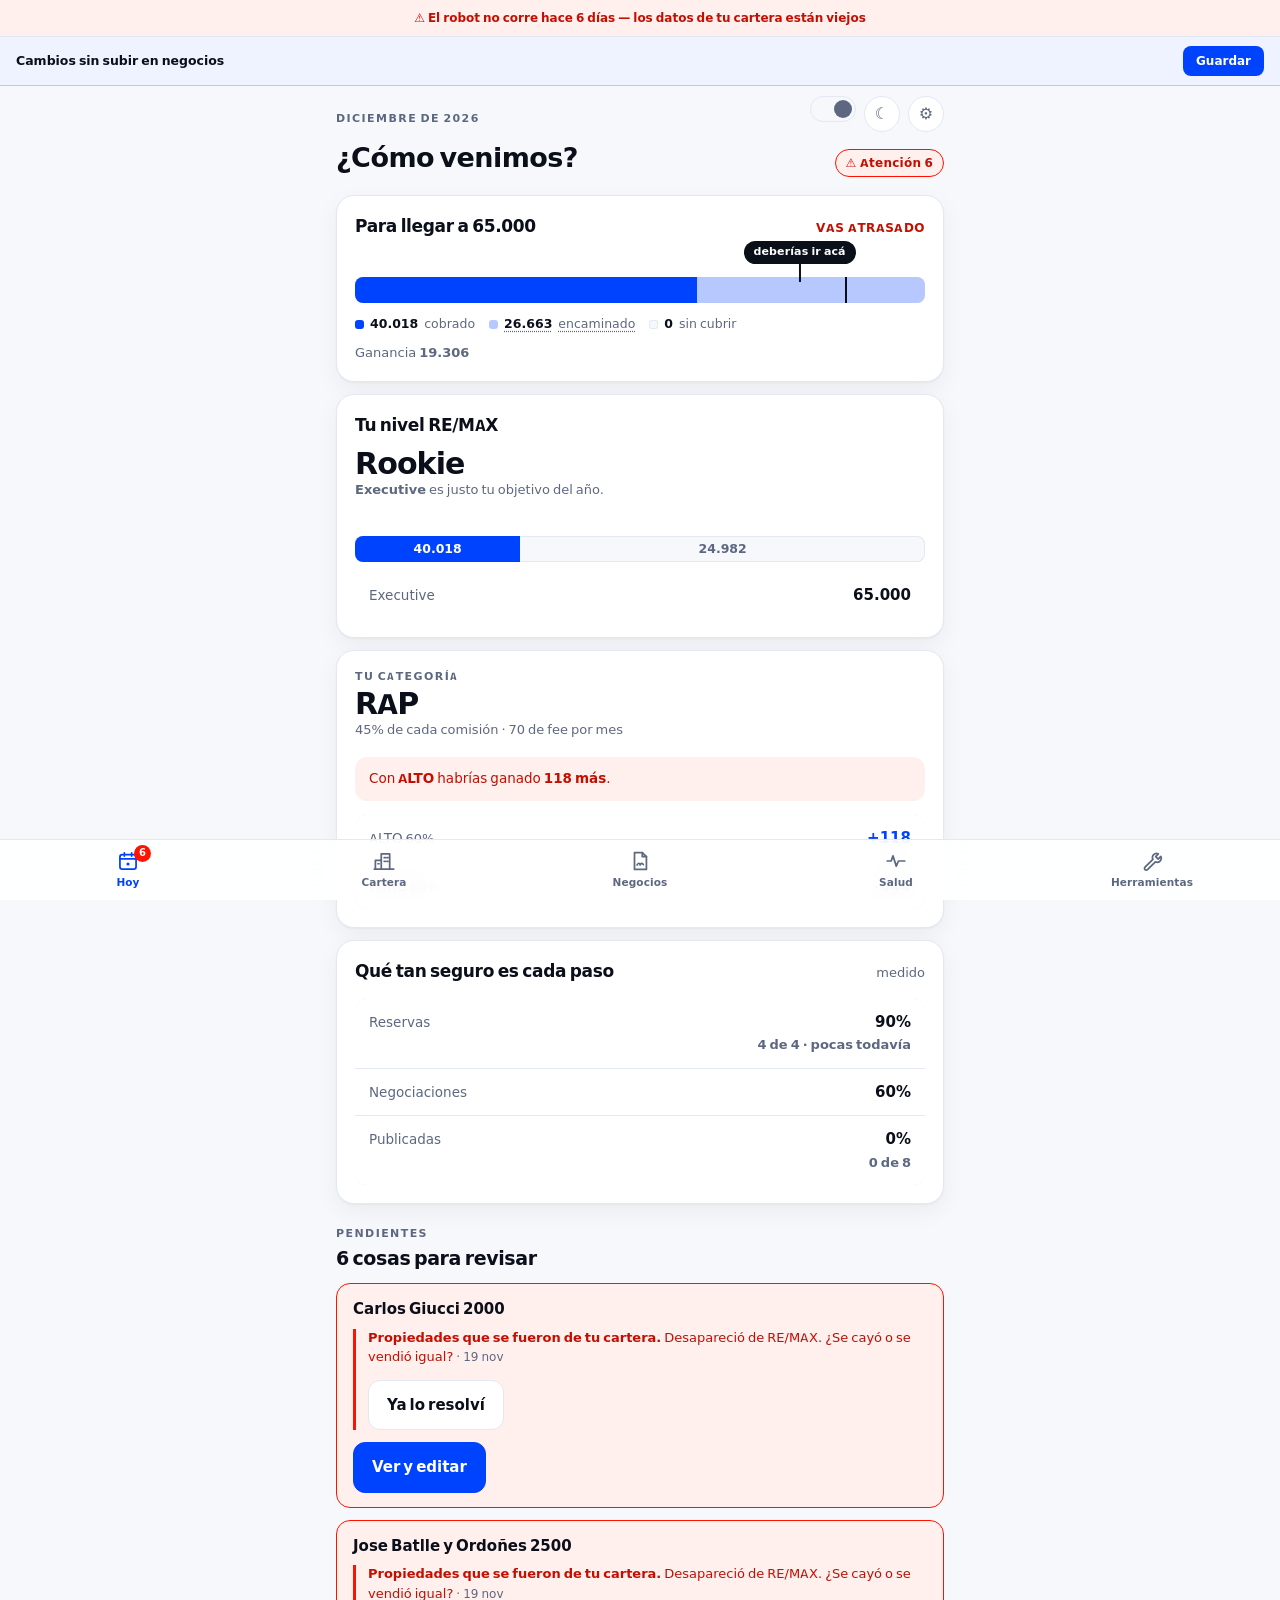
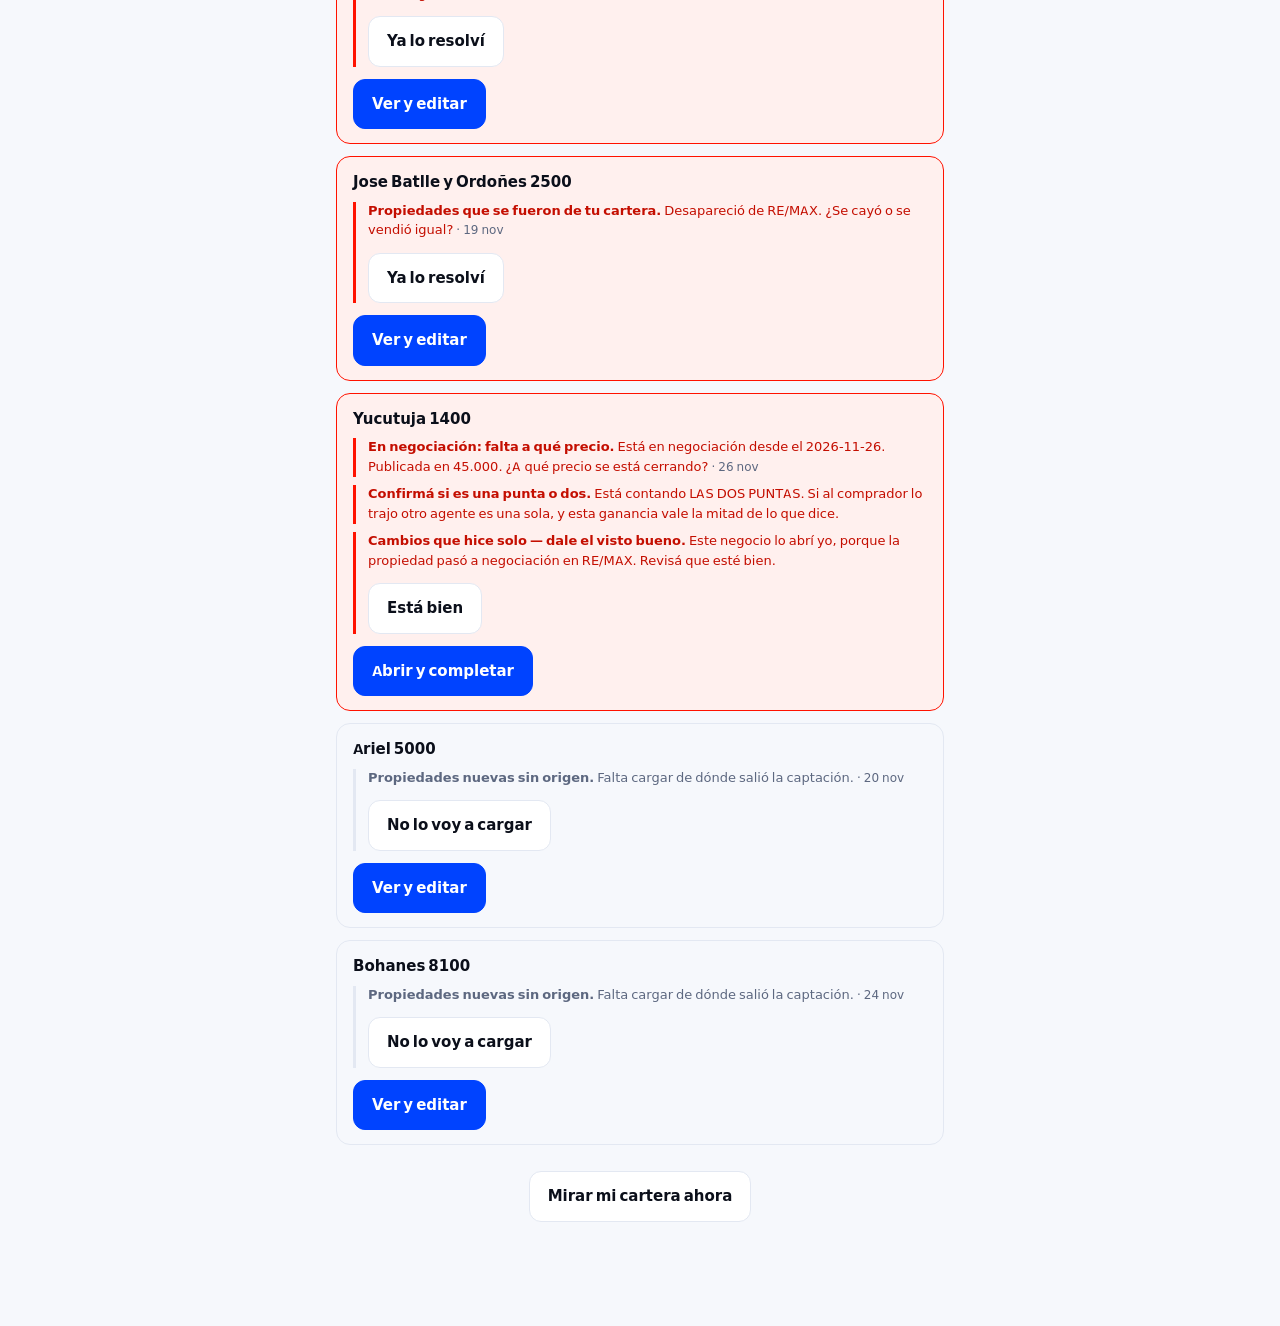
<file: index.html>
<!doctype html>
<html lang="es">
<head>
<meta charset="utf-8">
<meta name="viewport" content="width=device-width, initial-scale=1, viewport-fit=cover">
<title>¿Cómo venimos?</title>
<meta name="theme-color" content="#ffffff" media="(prefers-color-scheme: light)">
<meta name="theme-color" content="#0b0f1a" media="(prefers-color-scheme: dark)">
<link rel="manifest" href="manifest.webmanifest">
<link rel="icon" href="iconos/icono-192.png" type="image/png" sizes="192x192">
<link rel="apple-touch-icon" href="iconos/icono-192.png">
<meta name="apple-mobile-web-app-capable" content="yes">
<meta name="apple-mobile-web-app-title" content="¿Cómo venimos?">
<link rel="preload" href="tipografia/bricolage.woff2" as="font" type="font/woff2" crossorigin>
<link rel="stylesheet" href="app.css">
<script>
  /* El tema se aplica ANTES de pintar nada.
     app.js es un modulo, o sea que se ejecuta despues de armar la pagina: si el tema se
     escribiera recien ahi, al abrir en modo oscuro se veria un fogonazo blanco. Son tres
     lineas y evitan justamente eso. */
  try {
    var elegido = localStorage.getItem("como-venimos:tema");
    if (elegido !== "claro" && elegido !== "oscuro") {
      elegido = matchMedia("(prefers-color-scheme: dark)").matches ? "oscuro" : "claro";
    }
    document.documentElement.setAttribute("data-tema", elegido);
  } catch (e) { /* sin localStorage se usa lo del sistema, que ya hace el CSS */ }
</script>
</head>
<body>

<header class="barra-estado" id="barra-estado" hidden></header>
<div class="barra-guardado" id="barra-guardado" hidden>
  <span id="texto-guardado"></span>
  <button class="boton-mini" id="boton-guardar">Guardar</button>
</div>

<div class="cinta" id="cinta">
  <!-- La perilla a la IZQUIERDA es la cara personal; a la derecha, el negocio. Va con los
       otros dos botones y no suelto del otro lado: ahi se le montaba encima al mes. -->
  <button class="cara-switch" id="boton-cara" role="switch" aria-checked="false"
          aria-label="Cambiar de cara" title="Negocio o personal">
    <span class="cara-perilla" aria-hidden="true"></span>
  </button>
  <button class="boton-ajustes" id="boton-tema" aria-label="Cambiar a modo oscuro"
          title="Modo claro u oscuro"></button>
  <button class="boton-ajustes" id="boton-ajustes" aria-label="Ajustes" title="Ajustes">⚙</button>
</div>

<main id="vista" class="vista" tabindex="-1"></main>

<nav class="navegacion" id="navegacion">
  <button class="nav-boton" data-vista="hoy" aria-current="page">
    <span class="nav-icono" aria-hidden="true"><svg viewBox="0 0 24 24" fill="none" stroke="currentColor" stroke-width="1.9" stroke-linecap="round" stroke-linejoin="round"><rect x="3.2" y="5" width="17.6" height="15.8" rx="2.6"/><path d="M3.2 9.6h17.6"/><path d="M8 3.2v3.4"/><path d="M16 3.2v3.4"/><circle cx="12" cy="15.3" r="1.7" fill="currentColor" stroke="none"/></svg></span><span class="nav-texto">Hoy</span>
    <span class="nav-globo" id="globo-pendientes" hidden></span>
  </button>
  <button class="nav-boton" data-vista="cartera">
    <span class="nav-icono" aria-hidden="true"><svg viewBox="0 0 24 24" fill="none" stroke="currentColor" stroke-width="1.9" stroke-linecap="round" stroke-linejoin="round"><path d="M2.6 20.8V11.2h6.4"/><path d="M9 20.8V4.2h9.2v16.6"/><path d="M12.2 8.4h1.2M15.2 8.4h1.2M12.2 12.4h1.2M15.2 12.4h1.2M5.4 15h1.2"/><path d="M1.4 20.8h21.2"/></svg></span><span class="nav-texto">Cartera</span>
  </button>
  <button class="nav-boton" data-vista="negocios">
    <span class="nav-icono" aria-hidden="true"><svg viewBox="0 0 24 24" fill="none" stroke="currentColor" stroke-width="1.9" stroke-linecap="round" stroke-linejoin="round"><path d="M6 2.8h8.5L19 7.3v13.9H6z"/><path d="M14.5 2.8v4.5H19"/><path d="M8.8 16.4c1.6-2.6 2.6-2.6 3.4 0 .7-2.4 1.8-2.4 3.4-.6"/></svg></span><span class="nav-texto">Negocios</span>
  </button>
  <button class="nav-boton" data-vista="salud">
    <span class="nav-icono" aria-hidden="true"><svg viewBox="0 0 24 24" fill="none" stroke="currentColor" stroke-width="1.9" stroke-linecap="round" stroke-linejoin="round"><path d="M2.4 12h4.3l2-5.6 3.6 11.2 2.4-5.6h6.9"/></svg></span><span class="nav-texto">Salud</span>
  </button>
  <button class="nav-boton" data-vista="herramientas">
    <span class="nav-icono" aria-hidden="true"><svg viewBox="0 0 24 24" fill="none" stroke="currentColor" stroke-width="1.9" stroke-linecap="round" stroke-linejoin="round"><path d="M18.9 4.3a4.4 4.4 0 0 0-5.9 5.9L4.4 18.8a1.9 1.9 0 0 0 2.7 2.7l8.6-8.6a4.4 4.4 0 0 0 5.9-5.9l-2.9 2.9-2.6-2.6z"/></svg></span><span class="nav-texto">Herramientas</span>
  </button>
</nav>

<nav class="navegacion" id="navegacion-personal" hidden>
  <button class="nav-boton" data-vista="personal_resumen" aria-current="page">
    <span class="nav-icono" aria-hidden="true"><svg viewBox="0 0 24 24" fill="none" stroke="currentColor" stroke-width="1.9" stroke-linecap="round" stroke-linejoin="round"><path d="M3 7.4A2.4 2.4 0 0 1 5.4 5h11.2A2.4 2.4 0 0 1 19 7.4V9"/><path d="M3 7.4v9.2A2.4 2.4 0 0 0 5.4 19h13.2a2.4 2.4 0 0 0 2.4-2.4v-2.2"/><path d="M21 9.4h-4.2a2.3 2.3 0 0 0 0 4.6H21z"/></svg></span><span class="nav-texto">Resumen</span>
  </button>
  <button class="nav-boton" data-vista="personal_fijos">
    <span class="nav-icono" aria-hidden="true"><svg viewBox="0 0 24 24" fill="none" stroke="currentColor" stroke-width="1.9" stroke-linecap="round" stroke-linejoin="round"><rect x="3.2" y="5" width="17.6" height="15.8" rx="2.6"/><path d="M3.2 9.6h17.6"/><path d="M8 3.2v3.4"/><path d="M16 3.2v3.4"/><path d="M8.6 15.2l2.4 2.4 4.4-4.6"/></svg></span><span class="nav-texto">Fijos</span>
  </button>
  <button class="nav-boton" data-vista="personal_variables">
    <span class="nav-icono" aria-hidden="true"><svg viewBox="0 0 24 24" fill="none" stroke="currentColor" stroke-width="1.9" stroke-linecap="round" stroke-linejoin="round"><path d="M5.4 3.2h13.2v17.6l-2.2-1.6-2.2 1.6-2.2-1.6-2.2 1.6-2.2-1.6-2.2 1.6z"/><path d="M9 8.4h6M9 12.4h6"/></svg></span><span class="nav-texto">Variables</span>
  </button>
</nav>

<script type="module" src="app.js"></script>
</body>
</html>
</file>
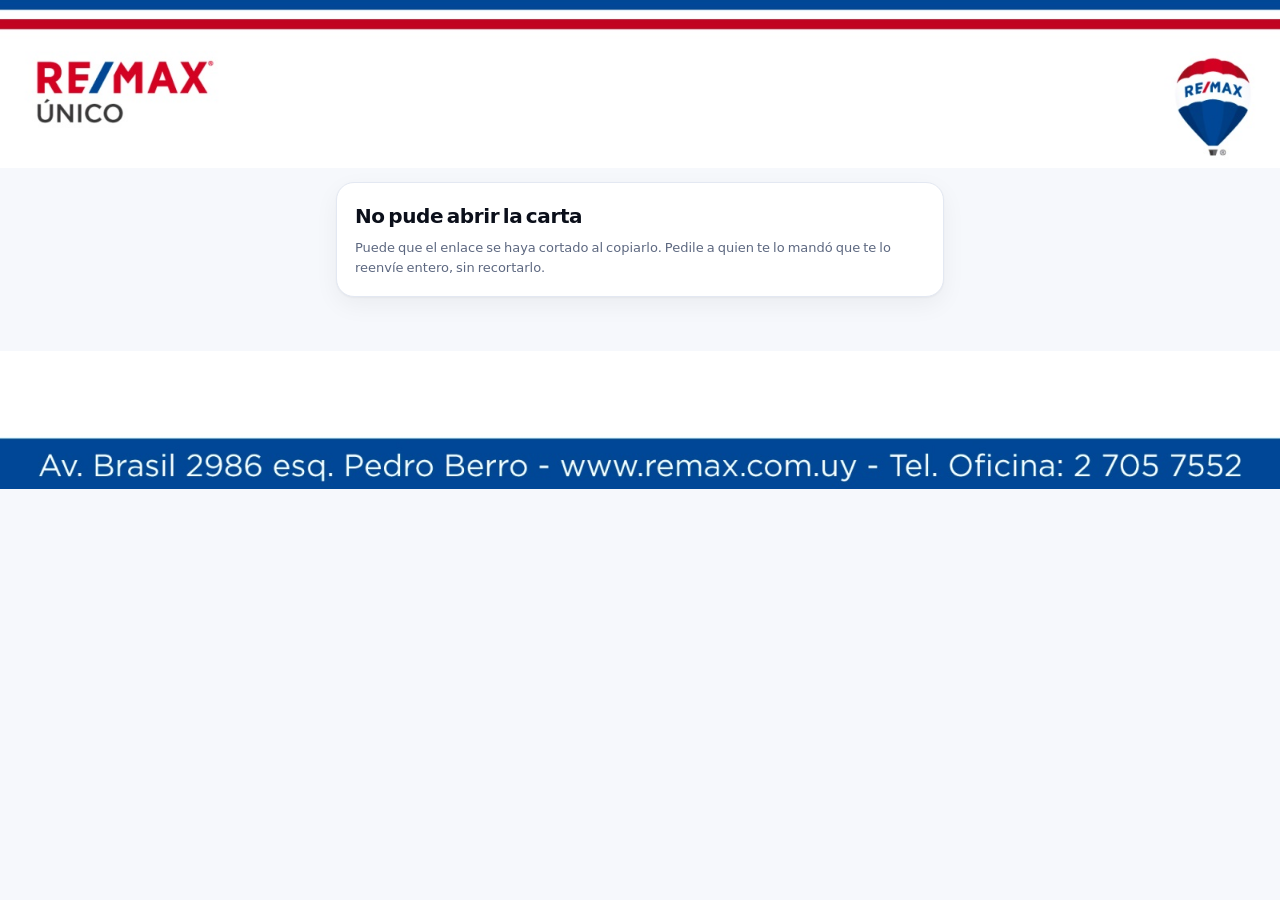
<file: firmar.html>
<!doctype html>
<!-- Siempre en claro: esto es un documento que se manda a un cliente, no la app.
     Si siguiera el modo oscuro del que lo abre, la carta le llegaria en negro. -->
<html lang="es" data-tema="claro">
<head>
<meta charset="utf-8">
<meta name="viewport" content="width=device-width, initial-scale=1, viewport-fit=cover">
<title>Oferta de compra</title>
<meta name="robots" content="noindex, nofollow">
<meta name="theme-color" content="#ffffff" media="(prefers-color-scheme: light)">
<link rel="stylesheet" href="app.css">
<!--
  La pagina que abre el cliente desde el enlace de WhatsApp.

  Es una ISLA a proposito: no registra el service worker, no carga la app, no toca la
  cartera ni el token de GitHub. Lee lo que viene despues del `#` —que nunca llega a
  ningun servidor—, muestra la carta, deja completar y firmar, y devuelve.

  El cliente no tiene por que recibir ni un byte del negocio del agente.
-->
</head>
<body>
  <img class="membrete-arriba" src="imagenes/membrete-arriba.jpg" alt="RE/MAX Único">
  <main id="vista" class="vista" style="padding:14px 16px 24px">
    <p class="apunte">Abriendo la carta…</p>
  </main>
  <img class="membrete-abajo" src="imagenes/membrete-abajo.jpg" alt="Av. Brasil 2986 esq. Pedro Berro — www.remax.com.uy — Tel. 2 705 7552">
  <script type="module" src="vistas/firmar.js"></script>
</body>
</html>
</file>
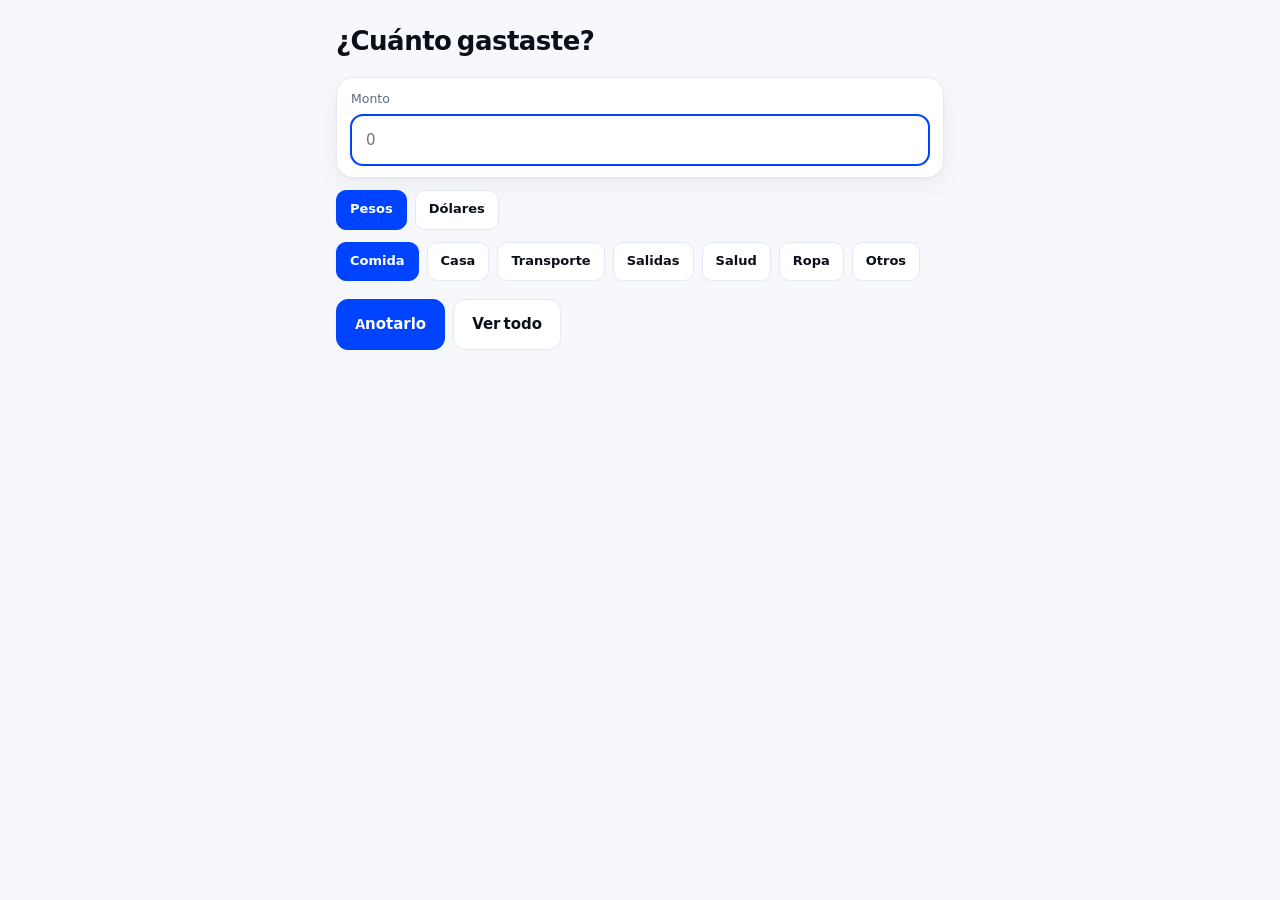
<file: gasto.html>
<!doctype html>
<html lang="es-UY" data-tema="claro">
<head>
<meta charset="utf-8">
<meta name="viewport" content="width=device-width, initial-scale=1, viewport-fit=cover">
<title>Anotar gasto</title>
<link rel="manifest" href="gasto.webmanifest">
<meta name="theme-color" content="#0043ff">
<link rel="apple-touch-icon" href="iconos/gasto-192.png">
<link rel="stylesheet" href="app.css">
<!--
  UNA PANTALLA SOLA PARA ANOTAR UN GASTO.

  Vive aparte de la app y se instala como su propio icono, con su propio manifest. Juan pidio
  un widget: en Android una pagina web no puede poner uno —eso necesita una app nativa— y esto
  es lo mas cerca que se llega. Un icono en la pantalla de inicio que abre DIRECTO al campo
  del monto.

  Y abre rapido a proposito: no carga la app, no baja los datos del negocio, no habla con
  GitHub. Solo el CSS, el modelo de lo personal y el teclado. Anotar un gasto es lo unico que
  se hace parado en la caja del super, y ahi cada segundo de espera es una razon para no
  hacerlo.
-->
<style>
  /* Sin barra de abajo ni cinta: esta pagina es una sola cosa. */
  body { padding: 0; }
  .caja-gasto { max-width: 640px; margin: 0 auto; padding: 22px 16px 28px; }
  .listo { text-align: center; padding: 40px 0; }
  .listo .cifra { color: var(--azul); }
</style>
</head>
<body>
<main class="caja-gasto" id="vista"></main>
<script type="module" src="gasto.js"></script>
</body>
</html>
</file>
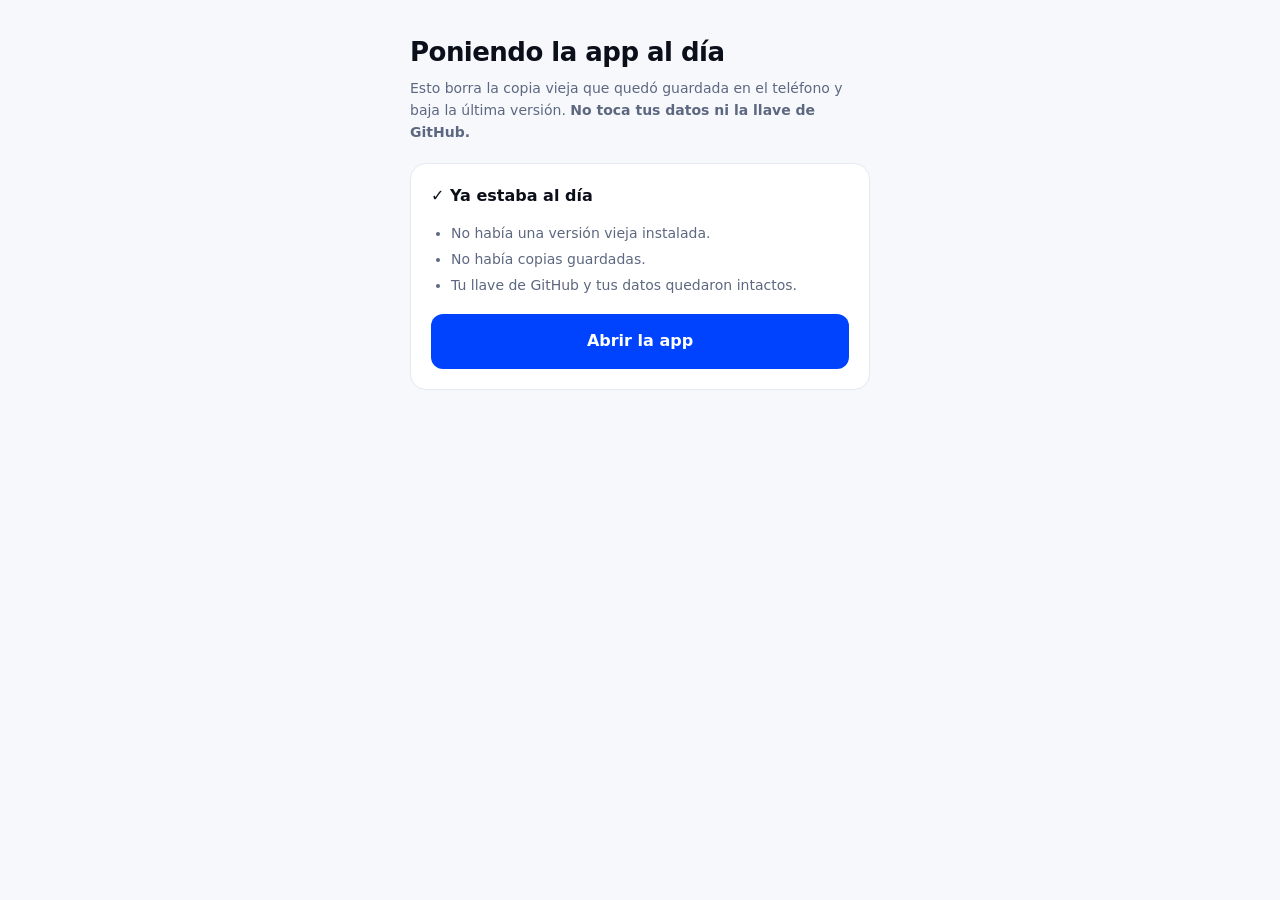
<file: limpiar.html>
<!doctype html>
<html lang="es">
<head>
<meta charset="utf-8">
<meta name="viewport" content="width=device-width, initial-scale=1, viewport-fit=cover">
<title>Poner al día ¿Cómo venimos?</title>
<meta name="robots" content="noindex">
<style>
  /* Sin hoja de estilo externa a proposito: esta pagina tiene que funcionar aunque el
     resto de la app este cacheada y rota. Todo va acá adentro. */
  :root { color-scheme: light dark; }
  body {
    margin: 0; padding: 32px 22px;
    background: #f6f8fc; color: #0b0f1a;
    font-family: ui-sans-serif, system-ui, -apple-system, "Segoe UI", Roboto, sans-serif;
    font-size: 16px; line-height: 1.55;
  }
  main { max-width: 460px; margin: 0 auto; }
  h1 { font-size: 26px; letter-spacing: -.02em; margin: 0 0 6px; }
  p { margin: 0 0 14px; }
  .apunte { color: #5d6880; font-size: 14px; }
  .tarjeta {
    background: #fff; border: 1px solid #e3e8f2; border-radius: 16px;
    padding: 20px; margin-top: 20px;
  }
  #estado { font-weight: 700; }
  ul { margin: 10px 0 0; padding-left: 20px; font-size: 14px; color: #5d6880; }
  li { margin-bottom: 4px; }
  a.boton {
    display: block; text-align: center; text-decoration: none;
    margin-top: 18px; padding: 15px 18px;
    background: #0043ff; color: #fff; font-weight: 700;
    border-radius: 12px;
  }
  @media (prefers-color-scheme: dark) {
    body { background: #0b0f1a; color: #f2f5fb; }
    .tarjeta { background: #131926; border-color: #232c3f; }
    .apunte, ul { color: #97a3ba; }
  }
</style>
</head>
<body>
<main>
  <h1>Poniendo la app al día</h1>
  <p class="apunte">
    Esto borra la copia vieja que quedó guardada en el teléfono y baja la última versión.
    <strong>No toca tus datos ni la llave de GitHub.</strong>
  </p>

  <div class="tarjeta">
    <p id="estado">Limpiando…</p>
    <ul id="pasos"></ul>
    <a class="boton" id="volver" href="./">Abrir la app</a>
  </div>
</main>

<script>
/* Esta pagina existe para romper un circulo vicioso: la version vieja de la app es la que
   decide que se muestra, asi que un arreglo que viene en la version nueva no puede
   instalarse solo. Como esta direccion nunca estuvo guardada, el telefono la baja de la
   red si o si, y desde aca se limpia todo.

   Lo unico que NO se toca es localStorage: ahi vive la llave de GitHub. */
(async () => {
  const pasos = document.getElementById("pasos");
  const estado = document.getElementById("estado");
  const anotar = (texto) => {
    const li = document.createElement("li");
    li.textContent = texto;
    pasos.append(li);
  };

  let algoSeLimpio = false;

  try {
    if ("serviceWorker" in navigator) {
      const registros = await navigator.serviceWorker.getRegistrations();
      for (const registro of registros) await registro.unregister();
      anotar(registros.length
        ? `Se desinstaló la versión vieja (${registros.length}).`
        : "No había una versión vieja instalada.");
      algoSeLimpio = algoSeLimpio || registros.length > 0;
    }
  } catch {
    anotar("No se pudo desinstalar la versión vieja, pero seguimos.");
  }

  try {
    if ("caches" in window) {
      const claves = await caches.keys();
      for (const clave of claves) await caches.delete(clave);
      anotar(claves.length
        ? `Se borraron ${claves.length} copias guardadas.`
        : "No había copias guardadas.");
      algoSeLimpio = algoSeLimpio || claves.length > 0;
    }
  } catch {
    anotar("No se pudieron borrar las copias guardadas.");
  }

  anotar("Tu llave de GitHub y tus datos quedaron intactos.");
  estado.textContent = algoSeLimpio ? "✓ Listo, quedó limpio" : "✓ Ya estaba al día";

  // Se vuelve solo, con un respiro para poder leer lo que paso.
  setTimeout(() => { window.location.replace("./"); }, 2200);
})();
</script>
</body>
</html>
</file>
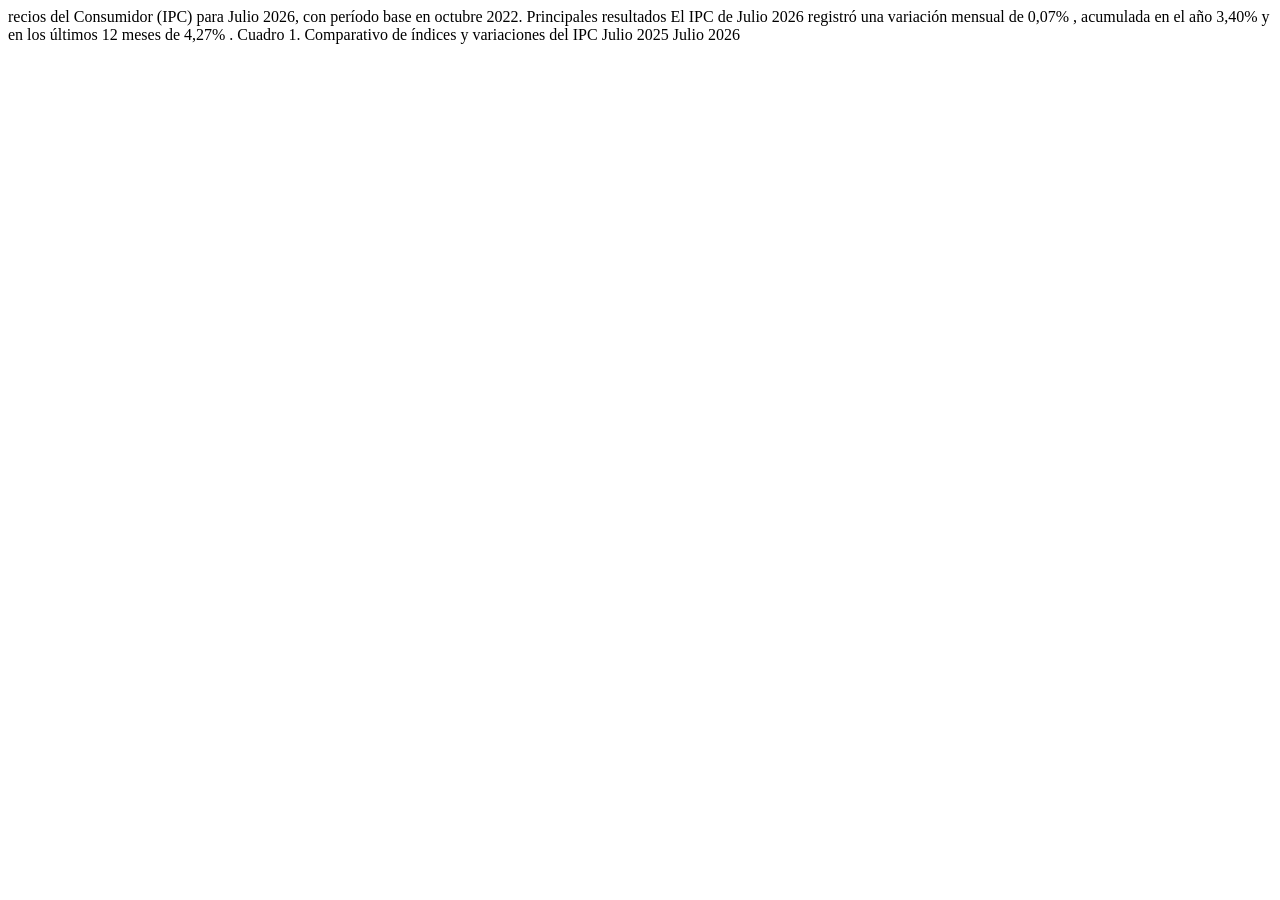
<file: tests/fixtures/indices_ipc_ine.html>
<html><body><p>recios del Consumidor (IPC) para Julio 2026, con período base en octubre 2022. Principales resultados El IPC de Julio 2026 registró una variación mensual de 0,07% , acumulada en el año 3,40% y en los últimos 12 meses de 4,27% . Cuadro 1. Comparativo de índices y variaciones del IPC Julio 2025 Julio 2026</p></body></html>
</file>
<file: app.css>
/* ¿Cómo venimos? — sistema visual
   Panel de instrumentos: lienzo limpio, numeros enormes, color con significado.
   El rojo SIEMPRE pide accion. El azul SIEMPRE es plata y progreso. */

@font-face {
  font-family: "Bricolage";
  src: url("tipografia/bricolage.woff2") format("woff2-variations");
  font-weight: 200 800;
  font-stretch: 75% 100%;
  font-display: swap;
}

:root {
  /* Lienzo */
  --lienzo: #ffffff;
  --lienzo-2: #f6f8fc;
  --linea: #e3e8f2;
  --tinta: #0b0f1a;
  --tinta-2: #5d6880;

  /* Rojo: te pide algo */
  --rojo: #ff1200;
  --rojo-tinta: #c40e00;
  --rojo-suave: #fff0ee;

  /* Azul: plata y progreso. Se satura a medida que el negocio se acerca a cerrarse. */
  --azul: #0043ff;
  --azul-medio: #5d84ff;
  --azul-claro: #b6c8ff;
  --azul-suave: #eef3ff;

  --radio: 18px;
  --sombra: 0 1px 2px rgba(11, 15, 26, .04), 0 8px 24px rgba(11, 15, 26, .05);
  --barra-alta: calc(66px + env(safe-area-inset-bottom));
}

/* El modo oscuro va escrito UNA vez y se aplica en dos situaciones:

     - el telefono esta en oscuro y el usuario no eligio nada a mano
     - el usuario eligio oscuro, sin importar como este el telefono

   El `:not([data-tema="claro"])` es lo que deja pasar la eleccion del usuario por encima
   de la del sistema: sin eso, en un telefono en modo oscuro el boton de "claro" no haria
   nada y quedaria como un boton roto. */
@media (prefers-color-scheme: dark) {
  :root:not([data-tema="claro"]) {
    --lienzo: #0b0f1a;
    --lienzo-2: #131926;
    --linea: #232c3f;
    --tinta: #f2f5fb;
    --tinta-2: #97a3ba;
    --rojo: #ff4433;
    --rojo-tinta: #ff7a6d;
    --rojo-suave: #2a1210;
    --azul: #4d7cff;
    --azul-medio: #7b9bff;
    --azul-claro: #37477a;
    --azul-suave: #131c33;
    --sombra: 0 1px 2px rgba(0, 0, 0, .3), 0 8px 24px rgba(0, 0, 0, .25);
  }
}

:root[data-tema="oscuro"] {
  --lienzo: #0b0f1a;
  --lienzo-2: #131926;
  --linea: #232c3f;
  --tinta: #f2f5fb;
  --tinta-2: #97a3ba;
  --rojo: #ff4433;
  --rojo-tinta: #ff7a6d;
  --rojo-suave: #2a1210;
  --azul: #4d7cff;
  --azul-medio: #7b9bff;
  --azul-claro: #37477a;
  --azul-suave: #131c33;
  --sombra: 0 1px 2px rgba(0, 0, 0, .3), 0 8px 24px rgba(0, 0, 0, .25);
}

* { box-sizing: border-box; }

/* Un `display` explicito le gana al atributo `hidden`, que solo trae un `display: none`
   de baja prioridad. Por eso la barra de guardado (display: flex) se veia SIEMPRE, con el
   boton "Guardar" prendido aunque no hubiera un solo cambio para subir. Lo mismo pasaba
   con el globo de pendientes en cero. Esta regla lo arregla para todo lo que venga. */
[hidden] { display: none !important; }

body {
  margin: 0;
  background: var(--lienzo-2);
  color: var(--tinta);
  font-family: "Bricolage", ui-sans-serif, system-ui, sans-serif;
  font-size: 15px;
  line-height: 1.5;
  -webkit-font-smoothing: antialiased;
  padding-bottom: var(--barra-alta);
}

/* ---------- Tipografia ---------- */

.cifra {
  font-variant-numeric: tabular-nums;
  font-stretch: 100%;
  font-weight: 800;
  letter-spacing: -.03em;
  line-height: 1;
}
.cifra-heroe { font-size: clamp(38px, 12vw, 54px); }
.cifra-grande { font-size: 30px; }
.cifra-media { font-size: 20px; }

.etiqueta {
  font-size: 11px;
  font-weight: 700;
  font-stretch: 88%;
  letter-spacing: .13em;
  text-transform: uppercase;
  color: var(--tinta-2);
  margin: 0;
}

.titulo {
  font-size: 23px;
  font-weight: 700;
  font-stretch: 92%;
  letter-spacing: -.02em;
  margin: 0;
}

.apunte { font-size: 13px; color: var(--tinta-2); margin: 0; }

/* ---------- Estructura ---------- */

.vista { padding: 8px 16px 28px; max-width: 640px; margin: 0 auto; outline: none; }
/* Solo al ENTRAR a la pantalla. Sin el `.entrando`, esta animacion se disparaba en cada
   redibujado — o sea cada vez que se tocaba cualquier cosa — y la pantalla entera
   parpadeaba y volvia a deslizarse hacia arriba. */
.vista.entrando > * { animation: entrar .45s cubic-bezier(.2, .7, .3, 1) backwards; }
.vista.entrando > *:nth-child(2) { animation-delay: .05s; }
.vista.entrando > *:nth-child(3) { animation-delay: .1s; }
.vista.entrando > *:nth-child(4) { animation-delay: .15s; }
.vista.entrando > *:nth-child(n+5) { animation-delay: .2s; }

@keyframes entrar {
  from { opacity: 0; transform: translateY(10px); }
  to { opacity: 1; transform: none; }
}

@media (prefers-reduced-motion: reduce) {
  .vista.entrando > * { animation: none; }
}

.tarjeta {
  background: var(--lienzo);
  border: 1px solid var(--linea);
  border-radius: var(--radio);
  padding: 18px;
  margin-bottom: 12px;
  box-shadow: var(--sombra);
}
.tarjeta-titulo { display: flex; align-items: baseline; justify-content: space-between; gap: 12px; margin-bottom: 14px; }
.tarjeta-apretada { padding: 14px 16px; }

/* ---------- Selector de años y de tipo de grafica ---------- */

.tags { display: flex; flex-wrap: wrap; gap: 7px; }
.tag {
  font: inherit;
  font-size: 13px;
  font-weight: 700;
  font-variant-numeric: tabular-nums;
  padding: 7px 13px;
  border-radius: 999px;
  border: 1px solid var(--linea);
  background: var(--lienzo);
  color: var(--tinta-2);
  cursor: pointer;
  transition: background .15s, color .15s, border-color .15s;
}
.tag.activo { background: var(--azul); border-color: var(--azul); color: #fff; }
.tag:active { transform: translateY(1px); }

/* Mas chicas que los tags: eligen COMO se ve un dato, no CUAL. La jerarquia visual tiene
   que decir que son una decision menor. */
.pastillas { display: flex; gap: 5px; margin-bottom: 12px; flex-wrap: wrap; }
.pastilla {
  font: inherit;
  font-size: 11.5px;
  font-weight: 600;
  padding: 4px 10px;
  border-radius: 999px;
  border: 1px solid var(--linea);
  background: transparent;
  color: var(--tinta-2);
  cursor: pointer;
}
.pastilla.activo { background: var(--azul-suave); border-color: var(--azul-claro); color: var(--azul); }
.pastilla:active { transform: translateY(1px); }

/* ---------- Graficas en SVG ---------- */

.grafico-svg { display: block; width: 100%; height: 130px; overflow: visible; }
.grafico-pies {
  display: flex;
  justify-content: space-between;
  margin-top: 6px;
  font-size: 10.5px;
  color: var(--tinta-2);
  font-variant-numeric: tabular-nums;
}
.grafico-pies span { flex: 1; text-align: center; }
.grafico-torta { display: block; width: 132px; height: 132px; margin: 0 auto; }
.torta-caja { margin-bottom: 16px; }

.leyenda { display: flex; flex-wrap: wrap; gap: 12px; margin-top: 10px; }
.leyenda-item { display: inline-flex; align-items: center; gap: 5px; font-size: 12px; color: var(--tinta-2); font-weight: 600; }
.leyenda-punto { width: 9px; height: 9px; border-radius: 3px; flex-shrink: 0; display: inline-block; }

/* ---------- Reparto: barras horizontales con su cantidad debajo ---------- */

.reparto-fila { margin-bottom: 13px; }
.reparto-fila:last-child { margin-bottom: 0; }
.reparto-cabeza { display: flex; justify-content: space-between; align-items: baseline; gap: 10px; }
.reparto-nombre { font-size: 13.5px; font-weight: 600; display: inline-flex; align-items: center; gap: 6px; min-width: 0; }
.reparto-valor { font-weight: 700; font-variant-numeric: tabular-nums; flex-shrink: 0; }
.reparto-pista { height: 7px; border-radius: 4px; background: var(--lienzo-2); margin: 5px 0 4px; overflow: hidden; }
.reparto-relleno { height: 100%; border-radius: 4px; background: var(--azul); transition: width .6s cubic-bezier(.2, .7, .3, 1); }
.reparto-pie { font-size: 11.5px; color: var(--tinta-2); }

/* ---------- Menu de indicadores ---------- */

.indicadores { display: contents; }
.menu-indicadores { display: grid; gap: 2px; margin-top: 12px; }
.opcion {
  display: flex;
  align-items: flex-start;
  gap: 10px;
  padding: 9px 2px;
  cursor: pointer;
  border-top: 1px solid var(--linea);
}
.opcion input { width: 19px; height: 19px; margin: 1px 0 0; accent-color: var(--azul); flex-shrink: 0; }
.opcion-nombre { display: block; font-size: 14px; font-weight: 600; }
.opcion-pista { display: block; font-size: 12px; color: var(--tinta-2); margin-top: 1px; }
.boton-chico { padding: 5px 12px; font-size: 12.5px; }

/* ---------- Barra de estado del robot ---------- */

.barra-estado {
  padding: 9px 16px;
  font-size: 12px;
  font-weight: 600;
  text-align: center;
  background: var(--lienzo);
  border-bottom: 1px solid var(--linea);
  color: var(--tinta-2);
}
.barra-estado.alerta { background: var(--rojo-suave); color: var(--rojo-tinta); }

/* ---------- La barra de ritmo (el elemento firma) ---------- */

.ritmo { margin-top: 6px; }
.ritmo-pista {
  position: relative;
  height: 34px;
  background: var(--lienzo-2);
  border: 1px solid var(--linea);
  border-radius: 10px;
  overflow: hidden;
}
.ritmo-relleno {
  height: 100%;
  background: var(--azul);
  border-radius: 9px 0 0 9px;
  transition: width .8s cubic-bezier(.2, .7, .3, 1);
}
.ritmo-pista.atrasado .ritmo-relleno { background: var(--rojo); }
.ritmo-marca {
  position: absolute;
  top: -4px;
  bottom: -4px;
  width: 3px;
  background: var(--tinta);
  border-radius: 3px;
}
.ritmo-marca::after {
  content: attr(data-texto);
  position: absolute;
  top: -17px;
  left: 50%;
  transform: translateX(-50%);
  white-space: nowrap;
  font-size: 10px;
  font-weight: 700;
  letter-spacing: .06em;
  text-transform: uppercase;
  color: var(--tinta-2);
}
.ritmo-pies { display: flex; justify-content: space-between; margin-top: 10px; font-size: 12px; }
.ritmo-veredicto { font-weight: 800; font-stretch: 100%; letter-spacing: .04em; text-transform: uppercase; font-size: 12px; }
.ritmo-veredicto.mal { color: var(--rojo-tinta); }
.ritmo-veredicto.bien { color: var(--azul); }

/* ---------- Las tres capas ---------- */

.capas-barra { display: flex; height: 14px; border-radius: 7px; overflow: hidden; background: var(--lienzo-2); margin: 4px 0 16px; }
.capas-tramo { transition: width .8s cubic-bezier(.2, .7, .3, 1); }
.capas-tramo.uno { background: var(--azul); }
.capas-tramo.dos { background: var(--azul-medio); }
.capas-tramo.tres { background: var(--azul-claro); }
.capas-tramo.cuatro { background: var(--azul-suave); box-shadow: inset 0 0 0 1px var(--azul-claro); }

.capa { display: grid; grid-template-columns: 12px 1fr auto; gap: 12px; align-items: center; padding: 11px 0; border-top: 1px solid var(--linea); }
.capa:first-of-type { border-top: none; }
.capa-punto { width: 12px; height: 12px; border-radius: 4px; }
.capa-punto.uno { background: var(--azul); }
.capa-punto.dos { background: var(--azul-medio); }
.capa-punto.tres { background: var(--azul-claro); }
.capa-punto.cuatro { background: var(--azul-suave); box-shadow: inset 0 0 0 1px var(--azul-claro); }
.capa-nombre { font-weight: 600; font-size: 14px; }
.capa-sub { font-size: 12px; color: var(--tinta-2); }
.capa-monto { text-align: right; }
/* El total de lo que suma, marcado para que se lea de un golpe. */
.capa.capa-total { border-top: 2px solid var(--tinta); padding-top: 12px; }
.capa.capa-total .capa-nombre { font-weight: 800; }
.capa.capa-total .cifra { color: var(--azul); }
/* Lo potencial va aparte: no suma, y tiene que verse que no suma. */
.capa.aparte { border-top: 1px dashed var(--linea); margin-top: 6px; padding-top: 14px; opacity: .72; }

/* ---------- Pendientes ---------- */

.grupo { margin-bottom: 12px; }
.grupo-cabeza {
  width: 100%;
  display: flex;
  align-items: center;
  gap: 10px;
  padding: 15px 18px;
  background: var(--lienzo);
  border: 1px solid var(--linea);
  border-radius: var(--radio);
  box-shadow: var(--sombra);
  font: inherit;
  color: inherit;
  text-align: left;
  cursor: pointer;
  list-style: none;
}
.grupo-cabeza::-webkit-details-marker { display: none; }
.grupo.urgente .grupo-cabeza { border-color: var(--rojo); background: var(--rojo-suave); }
.grupo-cuenta {
  min-width: 26px; height: 26px; padding: 0 7px;
  display: grid; place-items: center;
  border-radius: 8px;
  background: var(--tinta); color: var(--lienzo);
  font-size: 13px; font-weight: 800;
}
.grupo.urgente .grupo-cuenta { background: var(--rojo); color: #fff; }
.grupo-nombre { flex: 1; font-weight: 600; font-size: 15px; }
.grupo-flecha { color: var(--tinta-2); transition: transform .2s; }
.grupo[open] .grupo-flecha { transform: rotate(90deg); }
.grupo-lista { list-style: none; margin: 6px 0 0; padding: 0; }
.grupo-item { padding: 12px 18px; border-bottom: 1px solid var(--linea); }
.grupo-item:last-child { border-bottom: none; }
.grupo-item-titulo { font-weight: 600; font-size: 14px; margin: 0; }
.grupo-item-detalle { font-size: 12.5px; color: var(--tinta-2); margin: 3px 0 0; }

/* Cuando una misma propiedad junta varios pendientes, van como lista: se ve de un
   golpe que son varias cosas y una sola visita. */
.grupo-item-mas {
  font-size: 12.5px; color: var(--tinta-2);
  margin: 5px 0 0; padding-left: 16px;
}
.grupo-item-mas li { margin-top: 2px; }

/* HOY: una tarjeta por propiedad. Roja si alguna linea pide que marques algo. */
.aviso-propiedad {
  background: var(--lienzo-2);
  border: 1px solid var(--linea);
  border-radius: 14px;
  padding: 14px 16px;
  margin-bottom: 12px;
}
.aviso-propiedad.urgente { border-color: var(--rojo); background: var(--rojo-suave); }
.aviso-titulo { font-weight: 700; font-size: 15px; margin: 0 0 6px; }
.aviso-lineas { list-style: none; margin: 0; padding: 0; }
.aviso-linea { margin-top: 8px; padding-left: 12px; border-left: 3px solid var(--linea); }
.aviso-linea.pide { border-left-color: var(--rojo); }
.aviso-linea-texto { margin: 0; font-size: 13px; color: var(--tinta-2); }
.aviso-linea.pide .aviso-linea-texto { color: var(--rojo-tinta); }
.aviso-abrir { margin-top: 12px; }

.vacio { text-align: center; padding: 44px 20px; }
.vacio-signo { font-size: 40px; line-height: 1; margin: 0; }
.vacio-texto { margin-top: 12px; color: var(--tinta-2); }

/* ---------- Grafica de barras ---------- */

/* El alto de la cana va en % del HUECO, no de la columna entera.

   Estaba mal y mentia: la columna mide 116px, pero el numerito de arriba y la etiqueta de
   abajo se comen ~38px. Una cana que pedia 116px (la mas alta) y otra que pedia 79px (el
   68%) terminaban las DOS aplastadas contra los 78px libres, o sea identicas. Todo lo que
   pasara de dos tercios se dibujaba igual: 59k, 44k y 40k salian a la misma altura.
   El hueco con flex:1 se queda con el sobrante y ahi si el porcentaje es de verdad. */
.barras { display: flex; align-items: flex-end; gap: 8px; height: 132px; margin-top: 6px; }
.barras-columna { flex: 1; min-width: 0; display: flex; flex-direction: column; justify-content: flex-end; gap: 6px; height: 100%; }
.barras-hueco { flex: 1; min-height: 0; display: flex; align-items: flex-end; }
.barras-cana { width: 100%; background: var(--azul-claro); border-radius: 5px 5px 0 0; min-height: 3px; transition: height .8s cubic-bezier(.2, .7, .3, 1); }
.barras-columna.actual .barras-cana { background: var(--azul); }
.barras-pie { text-align: center; font-size: 10.5px; color: var(--tinta-2); font-variant-numeric: tabular-nums; }
.barras-tope { text-align: center; font-size: 10.5px; font-weight: 700; font-variant-numeric: tabular-nums; }

/* ---------- Filas de datos ---------- */

.datos { display: grid; gap: 1px; background: var(--linea); border-radius: 12px; overflow: hidden; }
.dato { display: flex; justify-content: space-between; align-items: baseline; gap: 12px; padding: 12px 14px; background: var(--lienzo); }
.dato-nombre { font-size: 13.5px; color: var(--tinta-2); }
.dato-valor { font-weight: 700; font-variant-numeric: tabular-nums; text-align: right; }

.aviso {
  border-left: 3px solid var(--rojo);
  background: var(--rojo-suave);
  border-radius: 0 12px 12px 0;
  padding: 13px 15px;
  font-size: 13.5px;
  margin: 12px 0 0;
}

/* ---------- Barra inferior ---------- */

.navegacion {
  position: fixed; inset: auto 0 0 0;
  display: grid; grid-template-columns: repeat(5, 1fr);
  background: color-mix(in srgb, var(--lienzo) 88%, transparent);
  backdrop-filter: blur(14px);
  border-top: 1px solid var(--linea);
  padding-bottom: env(safe-area-inset-bottom);
  z-index: 10;
}
.nav-boton {
  position: relative;
  display: flex; flex-direction: column; align-items: center; gap: 3px;
  padding: 10px 4px 9px;
  background: none; border: none; cursor: pointer;
  color: var(--tinta-2); font: inherit;
  -webkit-tap-highlight-color: transparent;
}
.nav-boton[aria-current="page"] { color: var(--azul); }
/* Dibujos y no caracteres: un simbolo suelto como "▤" no dice nada del contenido.
   Van a trazo con currentColor, asi que toman el azul de la pestaña activa y el gris de
   las otras, y se dan vuelta solos en modo oscuro. */
.nav-icono { display: grid; place-items: center; height: 22px; }
.nav-icono svg { width: 22px; height: 22px; }
.nav-texto { font-size: 10.5px; font-weight: 600; letter-spacing: .01em; }
.nav-globo {
  position: absolute; top: 5px; left: 50%; margin-left: 6px;
  min-width: 17px; height: 17px; padding: 0 5px;
  display: grid; place-items: center;
  background: var(--rojo); color: #fff;
  border-radius: 9px; font-size: 10px; font-weight: 800;
}

.pronto { text-align: center; padding: 60px 20px; color: var(--tinta-2); }

/* ---------- Formularios ---------- */

.pasos { margin: 0 0 16px; padding-left: 20px; font-size: 14px; line-height: 1.65; }
.pasos li { margin-bottom: 7px; }
.pasos code, .apunte code {
  background: var(--lienzo-2); border: 1px solid var(--linea);
  border-radius: 5px; padding: 1px 5px; font-size: 12.5px;
}

.campo {
  width: 100%;
  margin-top: 8px;
  padding: 13px 14px;
  font: inherit;
  color: var(--tinta);
  background: var(--lienzo-2);
  border: 1px solid var(--linea);
  border-radius: 12px;
}
.campo:focus { outline: 2px solid var(--azul); outline-offset: -1px; background: var(--lienzo); }

.botonera { display: flex; gap: 8px; flex-wrap: wrap; margin-top: 12px; }

.boton {
  display: inline-flex; align-items: center; justify-content: center;
  padding: 13px 18px;
  font: inherit; font-weight: 700;
  border: 1px solid var(--linea); border-radius: 12px;
  background: var(--lienzo); color: var(--tinta);
  text-decoration: none; cursor: pointer;
  -webkit-tap-highlight-color: transparent;
}
.boton-primario { background: var(--azul); border-color: var(--azul); color: #fff; }
.boton-borrar { color: var(--rojo-tinta); border-color: var(--rojo); }
.boton:active { transform: translateY(1px); }

.campo-fila { display: grid; gap: 4px; padding: 12px 14px; background: var(--lienzo); }
.campo-fila > label { font-size: 12.5px; color: var(--tinta-2); }
.campo-fila .campo { margin-top: 2px; }
.campo-fila.falta { background: var(--rojo-suave); }
.campo-fila.falta > label { color: var(--rojo-tinta); font-weight: 700; }
/* El campo y su ✕ de borrar, en la misma línea. */
.campo-con-borrar { display: flex; gap: 8px; align-items: center; }
.campo-con-borrar .campo { flex: 1; min-width: 0; }

/* Un renglón de lista que se toca y lleva a otra pantalla. */
.renglon-toca {
  display: grid; gap: 2px; width: 100%; text-align: left;
  padding: 12px 14px;
  border: 0; border-top: 1px solid var(--linea);
  background: var(--lienzo); font: inherit; color: var(--tinta); cursor: pointer;
}
.renglon-toca:first-child { border-top: 0; }
.renglon-nombre { font-weight: 700; }

/* Lo encaminado se toca: abre la lista de los negocios que está contando. El subrayado
   punteado es lo que avisa que ahí hay algo para tocar. */
.camino-pie-toca {
  background: none; border: 0; padding: 0; font: inherit; color: inherit;
  cursor: pointer; text-decoration: underline dotted; text-underline-offset: 3px;
}

/* ---------- Barra de guardado ---------- */

.barra-guardado {
  position: sticky; top: 0; z-index: 9;
  display: flex; align-items: center; justify-content: space-between; gap: 12px;
  padding: 9px 16px;
  background: var(--azul-suave);
  border-bottom: 1px solid var(--azul-claro);
  font-size: 12.5px; font-weight: 600;
}
.barra-guardado.error { background: var(--rojo-suave); border-color: var(--rojo); color: var(--rojo-tinta); }
.barra-guardado.listo { background: var(--azul); border-color: var(--azul); color: #fff; }
.barra-guardado.guardando #texto-guardado::after {
  content: "";
  display: inline-block; vertical-align: -2px; margin-left: 8px;
  width: 12px; height: 12px;
  border: 2px solid var(--azul-claro); border-top-color: var(--azul);
  border-radius: 50%;
  animation: girar .7s linear infinite;
}
@keyframes girar { to { transform: rotate(360deg); } }
@media (prefers-reduced-motion: reduce) {
  .barra-guardado.guardando #texto-guardado::after { animation: none; }
}
.boton-mini {
  padding: 6px 13px; font: inherit; font-weight: 700; font-size: 12px;
  background: var(--azul); color: #fff; border: none; border-radius: 8px; cursor: pointer;
  flex-shrink: 0;
}
.boton-mini:disabled { opacity: .5; cursor: default; }
.barra-guardado.error .boton-mini { background: var(--rojo); }

/* Los dos resumenes finales de la calculadora: son EL RESULTADO, no un paso mas. Van con
   otro fondo para que se distingan de las tarjetas donde se carga y se elige. */
.tarjeta-resumen {
  background: var(--azul-suave);
  border-color: var(--azul-claro);
}

/* La barra para elegir la renta objetivo. Reemplaza a cinco botones con valores fijos:
   corriendo el dedo se recorre del 1% al 15% y se ve el numero cambiar al lado. */
.barra-objetivo { display: flex; align-items: center; gap: 14px; margin-top: 4px; }
.barra-objetivo-cifra {
  font-size: 30px; font-weight: 800; color: var(--azul);
  min-width: 76px; text-align: right;
}
/* Cada porcentaje de la homogeneizacion: el nombre y el numero arriba, la barra abajo.
   Apilado y no al lado, porque los nombres son largos y al lado la barra queda de dos
   centimetros. */
.fila-peso { display: grid; gap: 4px; margin-bottom: 14px; }
.fila-peso-nombre { display: flex; align-items: baseline; justify-content: space-between; gap: 10px; }
.fila-peso-cifra { font-size: 22px; font-weight: 800; color: var(--azul); }
/* El resumen que la tapa del plegable muestra sin abrirlo. */
.grupo-resumen { margin-left: auto; margin-right: 8px; }

.barra-puntas {
  display: flex; justify-content: space-between;
  font-size: 11px; color: var(--tinta-2); margin: 2px 0 0 90px;
}
.deslizador {
  flex: 1; min-width: 0; height: 32px;
  -webkit-appearance: none; appearance: none;
  background: transparent; cursor: pointer;
}
.deslizador::-webkit-slider-runnable-track {
  height: 8px; border-radius: 4px; background: var(--lienzo-2);
  border: 1px solid var(--linea);
}
.deslizador::-moz-range-track {
  height: 8px; border-radius: 4px; background: var(--lienzo-2);
  border: 1px solid var(--linea);
}
/* El tirador es grande a proposito: se agarra con el dedo, no con el mouse. */
.deslizador::-webkit-slider-thumb {
  -webkit-appearance: none; appearance: none;
  width: 28px; height: 28px; margin-top: -11px;
  border-radius: 50%; background: var(--azul); border: 3px solid #fff;
  box-shadow: 0 2px 6px rgba(11, 15, 26, .3);
}
.deslizador::-moz-range-thumb {
  width: 28px; height: 28px;
  border-radius: 50%; background: var(--azul); border: 3px solid #fff;
  box-shadow: 0 2px 6px rgba(11, 15, 26, .3);
}

/* ---------- Listas y filtros ---------- */

.filtros { display: flex; gap: 8px; flex-wrap: wrap; margin-bottom: 12px; }
.filtro {
  padding: 9px 13px;
  font: inherit; font-size: 13px; font-weight: 600;
  color: var(--tinta); background: var(--lienzo);
  border: 1px solid var(--linea); border-radius: 10px;
  cursor: pointer;
}
.filtro.prendido { background: var(--azul); border-color: var(--azul); color: #fff; }

.lista { display: grid; gap: 1px; background: var(--linea); border-radius: var(--radio); overflow: hidden; border: 1px solid var(--linea); }
.fila {
  display: flex; align-items: center; justify-content: space-between; gap: 12px;
  width: 100%; padding: 14px 16px;
  background: var(--lienzo); border: none; font: inherit; color: inherit;
  text-align: left; cursor: pointer;
  -webkit-tap-highlight-color: transparent;
}
.fila:active { background: var(--lienzo-2); }
.fila-cuerpo { min-width: 0; }
.fila-titulo { display: block; font-weight: 600; font-size: 14.5px; }
.fila-sub { display: block; font-size: 12px; color: var(--tinta-2); margin-top: 2px; }
.fila-derecha { display: flex; align-items: center; gap: 9px; flex-shrink: 0; }
/* Siempre las dos caras de la plata: arriba lo que te queda, abajo lo que factura RE/MAX. */
.fila-plata { text-align: right; display: block; }
.fila-plata .fila-sub { margin-top: 1px; }
.chip-avisos {
  min-width: 21px; height: 21px; padding: 0 6px;
  display: grid; place-items: center;
  background: var(--rojo); color: #fff;
  border-radius: 7px; font-size: 11px; font-weight: 800;
}
.chip-curso {
  background: var(--azul-suave); color: var(--azul);
  padding: 1px 6px; border-radius: 5px; font-weight: 700;
}

/* El segundo número de la portada: lo que entra si cierra lo que ya está avanzado. */
.cierre {
  border-top: 1px solid var(--linea);
  padding-top: 14px;
}

/* ---------- Herramientas ---------- */

/* Una sola linea que atraviesa las tres paradas.

   El dibujo es UNO y no tres: lo que une a estas calculadoras es el momento en que se
   usan —antes de comprar, al cerrar, cada año del contrato— y eso es una linea de tiempo,
   no tres iconos sueltos.

   La linea se dibuja sobre el contenedor y NO sobre cada parada, porque tiene que pasar
   POR ATRAS de los circulos y seguir de largo en el espacio entre tarjeta y tarjeta. Si
   fuera un borde de cada boton, se cortaria en cada hueco. */
.camino-herramientas { position: relative; display: grid; gap: 10px; }
.camino-herramientas::before {
  content: "";
  position: absolute; left: 35px; top: 30px; bottom: 30px;
  width: 2px; background: var(--linea);
}

.parada {
  position: relative;
  display: flex; align-items: center; gap: 14px;
  width: 100%; padding: 16px 16px 16px 14px;
  background: var(--lienzo);
  border: 1px solid var(--linea); border-radius: 16px;
  font: inherit; color: inherit; text-align: left; cursor: pointer;
  box-shadow: 0 1px 2px rgba(16, 24, 40, .04);
  transition: transform .12s, border-color .12s, box-shadow .12s;
  -webkit-tap-highlight-color: transparent;
}
.parada:active { transform: scale(.985); border-color: var(--azul-claro); box-shadow: none; }

/* El numero de la parada, apoyado sobre la linea. El aro del color del papel es lo que
   hace que la linea pase por atras sin tocarlo. */
.parada-hito {
  flex-shrink: 0;
  width: 40px; height: 40px;
  display: grid; place-items: center;
  border-radius: 50%;
  background: var(--azul); color: #fff;
  box-shadow: 0 0 0 5px var(--lienzo);
}

/* El dibujo de cada parada. A 22px el trazo fino desaparece y el grueso se empasta:
   1.9 es el que se sostiene. `currentColor` lo hereda del circulo. */
.parada-hito svg {
  width: 22px; height: 22px;
  fill: none; stroke: currentColor; stroke-width: 1.9;
  stroke-linecap: round; stroke-linejoin: round;
}

.parada-cuerpo { flex: 1; min-width: 0; }
.parada-momento {
  display: block;
  font-size: 10.5px; font-weight: 700; letter-spacing: .06em;
  text-transform: uppercase; color: var(--tinta-2);
}
.parada-nombre {
  display: block; margin-top: 2px;
  font-size: 15.5px; font-weight: 700; line-height: 1.25; letter-spacing: -.01em;
}
.parada-flecha { flex-shrink: 0; color: var(--tinta-2); font-size: 20px; }

/* ---------- Cartera ---------- */

/* El estado de una propiedad se lee por color: cuanto mas saturado el azul, mas cerca
   esta de cobrarse. El rojo, como siempre, es la que se fue. */
.chip-estado {
  display: inline-block;
  padding: 1px 7px; border-radius: 6px;
  font-size: 11px; font-weight: 700; letter-spacing: .01em;
  background: var(--azul-suave); color: var(--azul);
  box-shadow: inset 0 0 0 1px var(--azul-claro);
}
.chip-reservada { background: var(--azul); color: #fff; box-shadow: none; }
.chip-negociacion { background: var(--azul-claro); color: var(--azul); box-shadow: none; }
.chip-caida { background: var(--rojo-suave); color: var(--rojo-tinta); box-shadow: inset 0 0 0 1px var(--rojo); }
.chip-apagado {
  padding: 1px 7px; border-radius: 6px;
  font-size: 11px; font-weight: 700;
  background: var(--lienzo-2); color: var(--tinta-2);
  box-shadow: inset 0 0 0 1px var(--linea);
}

/* El resumen de la cartera: tres numeros con peso, en el alto de un renglon y medio.
   Antes era una linea de texto gris que se leia como una nota al pie. */
.resumen-cartera {
  display: grid;
  /* La primera se lleva casi el doble: adentro va un monto con la moneda adelante
     ("USD 2.106.900") y en tres columnas iguales se partia en dos renglones, lo que
     estiraba las otras dos al pedo. Las cuentas son un digito o dos y no necesitan nada. */
  grid-template-columns: 1.75fr 1fr 1fr;
  gap: 1px; margin-top: 10px;
  background: var(--linea); border: 1px solid var(--linea);
  border-radius: 12px; overflow: hidden;
}
.resumen-dato { background: var(--lienzo); padding: 9px 10px; }
.resumen-cifra {
  display: block; font-size: 17px; font-weight: 800;
  font-variant-numeric: tabular-nums; letter-spacing: -.01em;
}
.resumen-nombre {
  display: block; margin-top: 1px;
  font-size: 11px; font-weight: 600; color: var(--tinta-2);
}

/* El cartel del estado arranca SIEMPRE en el mismo lugar: primero de la segunda linea.
   Antes iba en medio de un texto corrido y caia donde lo dejara el largo del barrio, asi
   que en cada fila estaba en otro lado y la lista no se podia barrer con la vista. */
.fila-marca { display: flex; align-items: center; gap: 7px; margin-top: 4px; min-width: 0; }
.fila-marca .chip-estado { flex-shrink: 0; }
.fila-marca .fila-sub {
  margin-top: 0; min-width: 0;
  overflow: hidden; text-overflow: ellipsis; white-space: nowrap;
}
/* Una propiedad que no cuenta para la proyeccion: el precio se apaga. */
.cifra-apagada { color: var(--tinta-2); opacity: .55; font-weight: 600; }

/* Una propiedad potencial con un supuesto de puntas puesto a mano: se marca para que se
   vea de un vistazo cual esta con el promedio y cual se esta probando. */
.fila-probando { background: var(--azul-suave); }
.fila-probando:active { background: var(--azul-claro); }

/* ---------- Linea de tiempo ---------- */

.tiempo { list-style: none; margin: 0; padding: 0 0 0 20px; position: relative; }
.tiempo::before {
  content: ""; position: absolute; left: 4px; top: 6px; bottom: 6px;
  width: 2px; background: var(--linea); border-radius: 2px;
}
.tiempo-hito { position: relative; padding-bottom: 16px; }
.tiempo-hito:last-child { padding-bottom: 0; }
.tiempo-hito::before {
  content: ""; position: absolute; left: -20px; top: 5px;
  width: 10px; height: 10px; border-radius: 50%;
  background: var(--azul); box-shadow: 0 0 0 3px var(--lienzo);
}
.tiempo-hito:last-child::before { background: var(--tinta); }
.tiempo-fecha {
  display: block; font-size: 11px; font-weight: 700; letter-spacing: .06em;
  text-transform: uppercase; color: var(--tinta-2); font-variant-numeric: tabular-nums;
}
.tiempo-titulo { display: block; font-weight: 600; font-size: 14.5px; }
.tiempo-detalle { display: block; font-size: 12.5px; color: var(--tinta-2); }

/* ---------- Consejos (que hacer) ---------- */

.consejo {
  border-left: 3px solid var(--azul);
  background: var(--azul-suave);
  border-radius: 0 12px 12px 0;
  padding: 12px 14px;
  margin-bottom: 8px;
}
.consejo:last-child { margin-bottom: 0; }
.consejo.rojo { border-color: var(--rojo); background: var(--rojo-suave); }
.consejo-titulo { margin: 0; font-weight: 700; font-size: 14px; }
.consejo-detalle { margin: 3px 0 0; font-size: 13px; color: var(--tinta-2); }
.consejo.rojo .consejo-detalle { color: var(--rojo-tinta); }

/* ---------- Contactos ---------- */

.persona { padding: 12px 0; border-top: 1px solid var(--linea); }
.persona:first-child { border-top: none; padding-top: 0; }
.persona-campos { display: grid; grid-template-columns: 1fr 1fr; gap: 8px; }
.persona-campos .campo { margin-top: 6px; }
@media (max-width: 380px) {
  .persona-campos { grid-template-columns: 1fr; }
}

/* ---------- Engranaje de Ajustes ----------
   Va en el flujo y no fijo: asi no se le monta encima al titulo de ninguna pantalla. */

/* Los dos botones sueltos de arriba. Solo se ven en Hoy: en el resto de las pantallas
   robaban una franja entera y no se usaban nunca. */
.cinta {
  display: flex; justify-content: flex-end; gap: 8px;
  max-width: 640px; margin: 0 auto; padding: 10px 16px 0;
}

/* ---------- Un menu que cuelga de su boton ---------- */

/* Para el "+ Nuevo" de Negocios. Antes el alta se abria como una tarjeta al FINAL de la
   pantalla: un menu que aparece a tres pantallazos del boton que lo abrio no se lee como un
   menu, se lee como otra seccion. */
.colgante { position: relative; }
.colgante-menu {
  position: absolute;
  top: calc(100% + 6px); right: 0;
  z-index: 40;
  min-width: 190px;
  padding: 6px;
  background: var(--lienzo);
  border: 1px solid var(--linea);
  border-radius: 14px;
  box-shadow: 0 16px 40px rgba(11, 15, 26, .18);
}
.colgante-opcion {
  display: block; width: 100%;
  padding: 11px 12px;
  border: none; border-radius: 10px;
  background: none; color: inherit;
  font: inherit; font-weight: 600; font-size: 14.5px;
  text-align: left; cursor: pointer;
  -webkit-tap-highlight-color: transparent;
}
.colgante-opcion:active { background: var(--lienzo-2); }
/* Las dos de la busqueda salen EN EL LUGAR de la fila que se toco, no abajo de todo: asi no
   hay que volver a buscar con la vista donde estaba. */
.colgante-dos { display: flex; gap: 6px; padding: 6px 8px; }

/* ---------- El switch de las dos caras ---------- */

/* Va con los otros dos —el sol/luna y el engranaje—, todos juntos a la derecha.

   Estuvo un rato a la izquierda de la cinta y ahi se le montaba encima al mes: la cabecera
   de Hoy se sube hasta esta altura con un margen negativo justamente porque ese lado esta
   libre. Los tres botones de la cinta van del mismo lado y el mes se queda con el suyo.

   Sin rotulo al lado a proposito. Al mover la perilla cambia la app entera —otra barra
   abajo, otras pantallas— y eso se entiende de una sola vez; un texto seria repetir lo que
   ya se ve. La perilla corrida a la IZQUIERDA es la cara personal, como lo pidio Juan. */
.cara-switch {
  width: 46px; height: 26px;
  padding: 3px;
  border: 1px solid var(--linea);
  border-radius: 999px;
  background: var(--lienzo-2);
  cursor: pointer;
  display: flex; align-items: center;
  /* La perilla arranca a la DERECHA, que es la cara del negocio. */
  justify-content: flex-end;
  transition: background .18s ease, border-color .18s ease;
  -webkit-tap-highlight-color: transparent;
}
.cara-switch .cara-perilla {
  width: 18px; height: 18px;
  border-radius: 50%;
  background: var(--tinta-2);
  transition: background .18s ease;
}
.cara-switch.en-personal { justify-content: flex-start; background: var(--azul); border-color: var(--azul); }
.cara-switch.en-personal .cara-perilla { background: #fff; }

/* ---------- La cara personal ---------- */

/* El tilde de un gasto fijo. Es lo unico que se toca todos los meses, asi que es grande:
   con el dedo, sobre un renglon de lista, un cuadradito chico se falla. */
.tilde-pago {
  flex: none;
  width: 28px; height: 28px;
  border: 1.5px solid var(--linea);
  border-radius: 9px;
  background: var(--lienzo);
  color: #fff; font-size: 15px; font-weight: 700; line-height: 1;
  cursor: pointer;
  -webkit-tap-highlight-color: transparent;
}
.tilde-pago.pagado { background: var(--azul); border-color: var(--azul); }
/* El que ya estaba pagado antes de empezar a contar: cuenta como pago pero no movio la
   caja, y se ve apagado para no confundirlo con uno que sí salió de esta plata. */
.tilde-pago.de-antes { background: var(--tinta-2); border-color: var(--tinta-2); }

/* La fila de un fijo lleva el tilde adelante, asi que el cuerpo tiene que poder achicarse. */
.fila-fijo { gap: 10px; }
.fila-fijo .fila-cuerpo { flex: 1; background: none; border: none; font: inherit; color: inherit; cursor: pointer; padding: 0; }

/* Las categorias de un gasto suelto, todas a la vista. Un desplegable son tres toques y
   encima tapa la pantalla; esto es uno solo. */
.menu-categorias {
  display: flex; flex-wrap: wrap; gap: 8px;
  margin-top: 12px;
}
/* El de agregar una categoria propia. Va al final de la fila y se distingue de las
   categorias en si: es una accion, no una opcion mas para elegir. */
.filtro-mas {
  font-weight: 700; font-size: 17px; line-height: 1;
  padding-left: 14px; padding-right: 14px;
  border-style: dashed;
  color: var(--tinta-2);
}

/* El mes comparte renglon con el engranaje y el sol/luna en vez de comerse uno propio.
   La cinta vive en index.html, arriba de la vista, asi que el mes se sube hasta su altura
   con un margen negativo — la cinta deja libre todo el lado izquierdo. */
.cabecera-hoy { margin-bottom: 16px; }
.cabecera-mes { margin-top: -34px; height: 26px; display: flex; align-items: center; }
.cabecera-linea {
  display: flex; align-items: baseline; justify-content: space-between;
  gap: 12px; margin-top: 6px;
}

/* "2 cosas para revisar" en gris se pasaba de largo. Es lo unico de esta pantalla que
   pide una accion, asi que se ve como un aviso y no como una nota al pie. */
.chapa-atencion {
  flex-shrink: 0;
  padding: 4px 10px; border-radius: 999px;
  font-size: 12px; font-weight: 800; letter-spacing: .02em;
  color: var(--rojo-tinta); background: var(--rojo-suave);
  border: 1px solid var(--rojo);
  white-space: nowrap;
}
.boton-ajustes {
  width: 36px; height: 36px;
  display: grid; place-items: center;
  font: inherit; font-size: 16px;
  color: var(--tinta-2);
  background: var(--lienzo);
  border: 1px solid var(--linea); border-radius: 50%;
  cursor: pointer;
  -webkit-tap-highlight-color: transparent;
}
.boton-ajustes:active { transform: translateY(1px); }

/* ---------- Las dos rentas, una al lado de la otra ---------- */

/* La real manda y la bruta acompaña: son el mismo dato mirado con y sin costos, y si las
   dos tuvieran el mismo peso visual el cliente se queda con la que mas le gusta. */
.dos-rentas { display: flex; gap: 12px; align-items: stretch; margin-top: 14px; }
.renta-caja {
  flex: 1;
  min-width: 0;
  padding: 12px 14px;
  border-radius: 14px;
  background: var(--lienzo-2);
  border: 1px solid var(--linea);
}
.renta-caja.principal { background: var(--azul-suave); border-color: var(--azul-claro); }
.renta-nombre {
  margin: 0;
  font-size: 11px;
  font-weight: 700;
  letter-spacing: .08em;
  text-transform: uppercase;
  color: var(--tinta-2);
}
.renta-cifra { margin: 4px 0 2px; line-height: 1; }
.renta-cifra.chica { font-size: 34px; font-weight: 800; letter-spacing: -.02em; color: var(--tinta-2); }
.renta-pie { margin: 0; font-size: 11.5px; color: var(--tinta-2); }

/* Una opcion del menu que ademas es un boton (elegir que renta se manda). */
.opcion-boton {
  display: flex;
  align-items: center;
  justify-content: space-between;
  width: 100%;
  gap: 10px;
  text-align: left;
  background: transparent;
  border: 0;
  border-top: 1px solid var(--linea);
  padding: 12px 2px;
  font: inherit;
  color: inherit;
  cursor: pointer;
}
.opcion-boton:active { background: var(--lienzo-2); }
.opcion-boton:disabled { opacity: .5; }

/* ---------- Barra de menu de Salud ---------- */

/* Cuatro desplegables arriba: años, indicadores, qué hacer y reporte. Todo lo que es
   elegir o leer aparte vive acá y no ocupa lugar entre los números. Se pega arriba al
   scrollear, que es lo que la hace una barra de menú y no una tarjeta más. */
.barra-menu {
  display: flex;
  gap: 6px;
  position: sticky;
  top: 0;
  z-index: 5;
  padding: 8px 0;
  margin-bottom: 4px;
  background: var(--lienzo-2);
}
/* Sin flecha y con la letra justa: en un telefono de 420px cada boton se queda con 89px,
   y con la flecha puesta "Indicadores" se cortaba en "Indicado…". Que este abierto ya se
   ve por el color; la flecha costaba 13px que hacian falta para leer el nombre. */
.menu-boton {
  flex: 1;
  min-width: 0;
  display: flex;
  align-items: center;
  justify-content: center;
  gap: 4px;
  padding: 9px 5px;
  border-radius: 12px;
  border: 1px solid var(--linea);
  background: var(--lienzo);
  color: var(--tinta-2);
  font: inherit;
  font-size: 11.5px;
  font-weight: 600;
  cursor: pointer;
  transition: background .15s, border-color .15s, color .15s;
}
.menu-boton.abierto { background: var(--azul-suave); border-color: var(--azul-claro); color: var(--azul); }
.menu-boton:active { transform: translateY(1px); }
.menu-nombre { min-width: 0; overflow: hidden; text-overflow: ellipsis; white-space: nowrap; }
.menu-dato {
  flex-shrink: 0;
  font-variant-numeric: tabular-nums;
  font-weight: 700;
  color: var(--tinta);
}
.menu-boton.abierto .menu-dato { color: var(--azul); }

/* En Negocios cada boton lleva el nombre del filtro Y lo que tiene elegido, y en 95px de
   ancho los dos no entran en un renglon: "Operacion Todas" salia "Opera... Todas". Uno
   arriba del otro entran los dos enteros y ademas se lee mejor — el nombre chico y gris
   es la etiqueta, el valor grande es la respuesta. */
.barra-filtros .menu-boton { flex-direction: column; gap: 1px; padding: 7px 5px; }
.barra-filtros .menu-nombre { font-size: 10.5px; font-weight: 600; }
.barra-filtros .menu-dato { font-size: 12px; }

/* El resumen de dos numeros, no de tres: sin esto quedaba una celda vacia al costado. */
.resumen-dos { grid-template-columns: repeat(2, 1fr); }

/* ---------- Los desplegables del menu ---------- */

/* Ninguno se parece a una tarjeta del tablero, a proposito: cuando el menu se ve igual
   que el contenido, deja de leerse como un menu y parece una seccion mas. Son angostos,
   con la sombra fuerte de algo que flota, y sin una linea de explicacion adentro. */
.menu-caja { position: relative; z-index: 20; }

.menu-globo {
  position: absolute;
  top: calc(100% + 7px);
  /* Cuelga del boton que lo abrio: cuatro botones, 25% cada uno. */
  left: calc(var(--desde, 0) * 25%);
  min-width: 168px;
  max-width: 62vw;
  z-index: 25;
  background: var(--lienzo);
  border: 1px solid var(--linea);
  border-radius: 12px;
  padding: 5px;
  box-shadow: 0 3px 8px rgba(11, 15, 26, .1), 0 14px 32px rgba(11, 15, 26, .2);
  animation: bajar .14s ease-out;
}
/* Los dos ultimos se pegan a la derecha o se irian de la pantalla. */
.menu-globo.derecha { left: auto; right: 0; }

/* El pico que lo cuelga de su palabra.

   Sin el, el globo aparecia flotando suelto abajo de la barra y no se veia de cual de los
   cuatro botones habia salido — se entendia por contexto y nada mas. Es un cuadradito
   girado 45 grados, tapando el borde de arriba del globo: asi el pico y la caja se leen
   como una sola figura y no como dos dibujos pegados. */
.menu-globo::before {
  content: "";
  position: absolute;
  top: -7px;
  left: 38px;
  width: 12px;
  height: 12px;
  background: var(--lienzo);
  border-left: 1px solid var(--linea);
  border-top: 1px solid var(--linea);
  border-radius: 2px 0 0 0;
  transform: rotate(45deg);
}
.menu-globo.derecha::before { left: auto; right: 38px; }
@keyframes bajar { from { opacity: 0; transform: translateY(-6px); } }
@media (prefers-reduced-motion: reduce) { .menu-globo { animation: none; } }

/* El telon queda POR DEBAJO del panel (z-index 25 contra 12). Al reves lo tapaba entero:
   cada toque en un boton del menu caia en el telon, que lo unico que hace es cerrar. */
.menu-telon {
  position: fixed;
  inset: 0;
  z-index: 12;
  background: transparent;
  border: 0;
  padding: 0;
  cursor: default;
}

.menu-lista { display: flex; flex-direction: column; max-height: 60vh; overflow-y: auto; }
.menu-opcion {
  display: flex;
  align-items: center;
  justify-content: space-between;
  gap: 10px;
  width: 100%;
  padding: 9px 11px;
  border: 0;
  border-radius: 8px;
  background: transparent;
  font: inherit;
  font-size: 13.5px;
  font-weight: 600;
  color: var(--tinta);
  text-align: left;
  cursor: pointer;
  white-space: nowrap;
}
.menu-opcion:active { background: var(--lienzo-2); }
.menu-opcion.activo { color: var(--azul); }
.menu-opcion.aparte { border-top: 1px solid var(--linea); border-radius: 0; margin-top: 5px; padding-top: 12px; }
.tilde { color: var(--azul); font-size: 12px; }

.menu-cabeza { display: flex; gap: 5px; padding: 2px 2px 7px; border-bottom: 1px solid var(--linea); margin-bottom: 5px; }
.menu-mini {
  flex: 1;
  padding: 6px 8px;
  border-radius: 7px;
  border: 1px solid var(--linea);
  background: transparent;
  font: inherit;
  font-size: 11.5px;
  font-weight: 700;
  color: var(--tinta-2);
  cursor: pointer;
}
.menu-mini:active { background: var(--lienzo-2); }

/* Reporte: dos iconos y ninguna palabra. */
.menu-iconos { display: flex; gap: 6px; align-items: center; padding: 2px; }
.boton-icono {
  width: 46px; height: 46px;
  display: grid; place-items: center;
  border-radius: 11px;
  border: 1px solid var(--linea);
  background: transparent;
  color: var(--tinta);
  cursor: pointer;
}
.boton-icono svg { width: 21px; height: 21px; }
.boton-icono:active { background: var(--azul-suave); border-color: var(--azul-claro); color: var(--azul); }
.menu-iconos .apunte { font-size: 11px; }

/* ---------- La ventana de "Que hacer" ---------- */

/* Es lo unico del menu que se LEE, y leer parrafos en una columna de 200px es incomodo.
   Por eso va en el medio de la pantalla y no colgando de su boton. */
.ventana-fondo {
  position: fixed;
  inset: 0;
  z-index: 60;
  display: grid;
  place-items: center;
  padding: 20px;
  background: rgba(11, 15, 26, .45);
  animation: aparecer .14s ease-out;
}
@keyframes aparecer { from { opacity: 0; } }
.ventana {
  width: 100%;
  max-width: 380px;
  max-height: 76vh;
  display: flex;
  flex-direction: column;
  background: var(--lienzo);
  border-radius: 18px;
  box-shadow: 0 20px 60px rgba(0, 0, 0, .35);
  overflow: hidden;
}
.ventana-cabeza {
  display: flex;
  align-items: center;
  justify-content: space-between;
  gap: 12px;
  padding: 16px 18px 12px;
  border-bottom: 1px solid var(--linea);
}
.ventana-cerrar {
  width: 30px; height: 30px;
  display: grid; place-items: center;
  border: 0; border-radius: 50%;
  background: var(--lienzo-2);
  color: var(--tinta-2);
  font: inherit; font-size: 13px;
  cursor: pointer;
}
.ventana-cerrar:active { background: var(--linea); }
.ventana-cuerpo { padding: 16px 18px 18px; overflow-y: auto; }
.ventana-cuerpo .consejo:last-child { margin-bottom: 0; }

@media (prefers-reduced-motion: reduce) {
  .ventana-fondo { animation: none; }
}

/* ---------- Modo ordenar ---------- */

.aviso-orden {
  margin: 0 0 12px;
  padding: 11px 14px;
  border-radius: 12px;
  background: var(--azul-suave);
  border: 1px solid var(--azul-claro);
  color: var(--azul);
  font-size: 12.5px;
}
.tarjeta-indicador.ordenando { border-color: var(--azul-claro); }
.tarjeta-indicador.ordenando .mover {
  display: flex;
  align-items: center;
  gap: 8px;
  margin: 0 0 14px;
  padding: 0 0 12px;
  border-bottom: 1px solid var(--linea);
  border-top: 0;
}
.ver-mas {
  margin: 14px 0 0;
  font-size: 12.5px;
  font-weight: 700;
  color: var(--azul);
}

/* ---------- Barra de estado del robot ---------- */

/* ---------- Tarjetas de indicador: se tocan y se mueven ---------- */

.tarjeta-indicador { cursor: pointer; transition: transform .12s, box-shadow .12s; }
.tarjeta-indicador:active { transform: scale(.995); }
.tarjeta-indicador:focus-visible { outline: 2px solid var(--azul); outline-offset: 2px; }

.mover { display: flex; gap: 8px; flex-wrap: wrap; align-items: center; }

/* Volver, arriba de una pantalla de detalle. */
.volver {
  font: inherit;
  font-size: 13.5px;
  font-weight: 600;
  color: var(--azul);
  background: transparent;
  border: 0;
  padding: 4px 0;
  cursor: pointer;
}
.volver:active { opacity: .6; }

/* ---------- El camino al objetivo (Hoy) ---------- */

/* Una sola barra que cuenta otra historia que la de Salud: alla el protagonista es lo
   cobrado, aca es lo que FALTA. Tres tramos sobre el objetivo entero — lo que ya entro,
   lo que esta en marcha y lo que todavia no existe. */
.camino {
  position: relative;
  display: flex;
  height: 26px;
  border-radius: 8px;
  overflow: hidden;
  background: var(--lienzo-2);
  /* Recuadro por dentro y NO borde: un borde encoge la caja donde se posiciona la marca
     —2px menos de ancho y 1px corrida— mientras que el globito se posiciona contra la
     caja de afuera. El mismo porcentaje caia en dos lugares distintos y el tallo no
     calzaba con la raya. Con el recuadro por dentro, las dos miden lo mismo. */
  box-shadow: inset 0 0 0 1px var(--linea);
}
.camino-tramo { height: 100%; transition: width .7s cubic-bezier(.2, .7, .3, 1); }
.camino-tramo.cobrado { background: var(--azul); }
.camino-tramo.encaminado { background: var(--azul-claro); }
.camino-marca {
  position: absolute; top: 0; bottom: 0; width: 2px;
  /* Centrada en su posicion: sin esto el `left` apoya el BORDE izquierdo de la raya donde
     el globito apoya su centro, y quedan corridas un pelo. */
  transform: translateX(-1px);
  background: var(--tinta);
}
/* La marca de "donde deberias estar hoy" se explica sola con una etiqueta abajo, en vez
   del parrafo que habia antes. La caja necesita lugar para esa etiqueta. */
/* La marca de "donde deberias estar hoy".

   No es un cartel al lado de una raya: es la MISMA raya que sube y se ensancha en un
   globito. Por eso el tallo y el globo comparten color y ancho de trazo — si el tallo
   fuera gris y el globo negro se verian como dos cosas puestas una cerca de la otra, que
   es lo que pasaba antes.

   La caja reserva el alto del globo mas el tallo; el globo va adentro de ese hueco y no
   colgando por fuera, si no se le monta al titulo de la tarjeta. */
.camino-caja { position: relative; padding-top: 36px; }
.camino-hoy {
  position: absolute; top: 0;
  transform: translateX(-50%);
  padding: 3px 10px; border-radius: 999px;
  background: var(--tinta); color: var(--lienzo);
  font-size: 11px; font-weight: 700; letter-spacing: .01em;
  white-space: nowrap;
}
/* El tallo: mismo ancho y mismo color que la marca de la barra, para que se lea como una
   sola pieza que arranca en la raya y termina en el globo. */
.camino-hoy::after {
  content: ""; position: absolute; top: 100%; left: 50%;
  /* Un pelo mas largo que el hueco (36px de caja menos 19 del globo): asi el tallo entra
     en la barra en vez de quedar a dos pixeles, que a simple vista es un corte. */
  width: 2px; height: 18px; margin-left: -1px;
  background: var(--tinta);
}

/* La barra del nivel de RE/MAX: los montos van adentro de su tramo, y el que no entra
   sale en un globo de historieta que apunta al suyo. */
.nivel-caja { position: relative; padding-top: 30px; margin-top: 6px; }
.nivel-numero {
  display: flex; align-items: center; justify-content: center;
  height: 100%; padding: 0 6px;
  font-size: 12.5px; font-weight: 700; color: #fff;
  font-variant-numeric: tabular-nums; white-space: nowrap;
}
.nivel-numero.apagado { color: var(--tinta-2); }
.nivel-globo {
  position: absolute; top: 0;
  transform: translateX(-50%);
  padding: 3px 9px; border-radius: 9px;
  background: var(--tinta); color: var(--lienzo);
  font-size: 12px; font-weight: 700;
  font-variant-numeric: tabular-nums; white-space: nowrap;
}
/* El pico que lo cuelga del tramo, como en las historietas. */
.nivel-globo::after {
  content: ""; position: absolute; top: 100%; left: 50%;
  margin-left: -5px; border: 5px solid transparent;
  border-top-color: var(--tinta); border-bottom: 0;
}

.camino-pies { display: flex; flex-wrap: wrap; gap: 6px 14px; margin-top: 12px; }
.camino-pie { display: inline-flex; align-items: center; gap: 6px; font-size: 12.5px; color: var(--tinta-2); }
.camino-pie strong { color: var(--tinta); font-variant-numeric: tabular-nums; }
.camino-punto { width: 9px; height: 9px; border-radius: 3px; flex-shrink: 0; }
.camino-punto.cobrado { background: var(--azul); }
.camino-punto.encaminado { background: var(--azul-claro); }
/* Se llamaba ".vacio" y choco con la clase del cartel de "no hay nada esperandote", que
   trae 44px de padding: el puntito de 9px salia como un rectangulo enorme. Los nombres de
   clase sueltos y genericos se pisan entre pantallas sin que nadie se entere. */
.camino-punto.sin-cubrir { background: var(--lienzo-2); box-shadow: inset 0 0 0 1px var(--linea); }

/* Una frase, no una tabla: la conclusion escrita, arriba de los numeros. */
.frase {
  margin: 16px 0 0;
  padding: 12px 14px;
  border-radius: 12px;
  background: var(--azul-suave);
  color: var(--tinta);
  font-size: 13.5px;
  line-height: 1.5;
}
.frase.alerta { background: var(--rojo-suave); color: var(--rojo-tinta); }
.frase + .datos { margin-top: 14px; }


/* ---------- Lo fijo del tablero contra lo que elegis ---------- */

/* Las cuatro primeras estan SIEMPRE y no se pueden sacar: son el tablero. Las de abajo
   las prende y las ordena el usuario. Se distinguen por el fondo — con el mismo aspecto,
   no habia forma de saber cual se podia mover y cual no. */
.tarjeta-fija {
  background: var(--lienzo-2);
  border-color: var(--linea);
  box-shadow: none;
}
.separador-indicadores {
  display: flex;
  align-items: center;
  gap: 10px;
  margin: 22px 0 12px;
}
.separador-indicadores::after {
  content: "";
  flex: 1;
  height: 1px;
  background: var(--linea);
}
.separador-nombre {
  font-size: 11px;
  font-weight: 800;
  letter-spacing: .09em;
  text-transform: uppercase;
  color: var(--tinta-2);
}

/* Un cliente dentro de "Para cada cliente": cada punta es una persona distinta y hay que
   poder mandarle lo suyo sin que vea lo del otro. */
.cliente { padding-top: 14px; margin-top: 14px; border-top: 1px solid var(--linea); }
.cliente:first-of-type { padding-top: 0; margin-top: 0; border-top: 0; }

/* El boton que acaba de copiar. Vuelve solo a los dos segundos: es un aviso, no un estado.
   Un renglon de texto abajo se pierde — uno mira el dedo, no el parrafo. */
.boton.copiado {
  background: var(--azul);
  border-color: var(--azul);
  color: #fff;
  animation: latir .3s ease-out;
}
@keyframes latir {
  from { transform: scale(.94); }
  60% { transform: scale(1.04); }
  to { transform: scale(1); }
}
@media (prefers-reduced-motion: reduce) { .boton.copiado { animation: none; } }

/* ============================================================================
   CARTA OFERTA
   ========================================================================= */

/* Cada casilla con su boton de quitar al costado. El de quitar va chiquito y apagado:
   sacar una parte del documento no es lo que uno hace todos los dias. */
.campos-carta { display: flex; flex-direction: column; gap: 12px; }

.fila-carta { display: grid; gap: 4px; }
.fila-carta label { font-size: 12.5px; color: var(--tinta-2); }
.fila-carta-pista { font-size: 11.5px; margin: 0; }
.fila-carta-quitar { justify-self: start; margin-top: 2px; }

/* Una casilla quitada no desaparece de la pantalla: se ve apagada, para poder volver a
   ponerla. En la CARTA si desaparece, que es lo que importa. */
.fila-carta.quitada {
  grid-template-columns: 1fr auto;
  align-items: center;
  opacity: .6;
  padding: 8px 10px;
  border: 1px dashed var(--linea);
  border-radius: 10px;
}
.fila-carta-nombre { font-size: 13px; font-weight: 600; }
.fila-carta-fuera { font-size: 11.5px; color: var(--tinta-2); grid-column: 1; }

/* La vista previa: es el unico lugar donde se ve el efecto de haber sacado una casilla. */
.previa-carta {
  max-height: 62vh; overflow-y: auto;
  padding: 4px 2px;
  font-size: 12.5px; line-height: 1.55;
}
.previa-titulo {
  text-align: center; font-weight: 800; letter-spacing: .04em;
  margin: 14px 0 10px; font-size: 13.5px;
}
.previa-parrafo { margin: 0 0 9px; text-align: justify; }
.previa-salto { border: 0; border-top: 1px dashed var(--linea); margin: 18px 0; }
.previa-texto { color: var(--tinta-2); }
.previa-valor { color: var(--tinta); font-weight: 650; }
.previa-rayita { color: var(--azul); letter-spacing: -.5px; }

/* Las tres firmas. */
.cajas-firma { display: flex; flex-direction: column; gap: 14px; }
.caja-firma { display: grid; gap: 6px; }
.caja-firma-nombre {
  font-size: 11px; letter-spacing: .06em; text-transform: uppercase;
  color: var(--tinta-2); font-weight: 700;
}
.caja-firma-lienzo {
  /* De aca sale la tinta con la que se pinta la firma (tintaDePantalla). Explicito y no
     heredado: si un dia cambia el color del body, la firma no se vuelve invisible. */
  color: var(--tinta);
  width: 100%; height: auto; aspect-ratio: 420 / 150;
  background: var(--lienzo);
  border: 1px solid var(--linea); border-radius: 10px;
  touch-action: none;
}

/* El panel donde se firma. Ocupa la pantalla entera: firmar con el dedo en un recuadro
   chico sale mal, y esto se hace una vez por carta. */
.telon-firma {
  position: fixed; inset: 0; z-index: 60;
  display: grid; place-items: center;
  padding: 16px;
  background: rgba(11, 15, 26, .55);
  backdrop-filter: blur(2px);
}
/* `--lienzo` es el fondo de las tarjetas. Antes decia `var(--tarjeta)`, que NO EXISTE: el
   panel quedaba transparente y se leia la pantalla de atras a traves del texto. */
.panel-firma {
  width: min(560px, 100%);
  max-height: 92vh; overflow-y: auto;
  background: var(--lienzo);
  border-radius: 16px; padding: 16px;
  box-shadow: 0 20px 60px rgba(11, 15, 26, .35);
}
.lienzo-firma {
  color: var(--tinta);
  width: 100%; height: auto; aspect-ratio: 2 / 1;
  background: var(--lienzo);
  border: 1px solid var(--linea); border-radius: 12px;
  /* Sin esto el navegador se lleva el gesto para hacer scroll y no se puede firmar. */
  touch-action: none;
  cursor: crosshair;
}
.firma-ayuda { margin: 8px 0 4px; text-align: center; }
.vista-firma { margin-top: 12px; }
.lienzo-recorte {
  color: var(--tinta);
  width: 100%; height: auto; aspect-ratio: 5 / 2;
  background: var(--lienzo);
  border: 1px solid var(--linea); border-radius: 12px;
}
.aviso-brillo { color: var(--rojo-tinta); margin-top: 8px; }

/* Sacar una cláusula del documento NO es la acción principal de la pantalla: el botón
   tiene que estar disponible y callado. Sin esto hereda el azul de .boton-mini y grita
   más que el campo que está al lado. */
.fila-carta-quitar,
.fila-carta.quitada .boton-mini {
  background: transparent;
  color: var(--tinta-2);
  border: 1px solid var(--linea);
  font-weight: 600;
  font-size: 11.5px;
  padding: 4px 10px;
}
.fila-carta-quitar:active,
.fila-carta.quitada .boton-mini:active { transform: translateY(1px); }

/* En el teléfono el navegador se pelea con el dedo: si algún ancestro puede hacer scroll,
   se lleva el gesto y el trazo nunca llega al lienzo. Con `touch-action: none` en TODO el
   telón —no solo en el lienzo— el panel entero deja de competir por el dedo. */
/* El TELÓN no acepta gestos: es el fondo apagado, y ahí el dedo no tiene que hacer nada.
   El PANEL sí acepta scroll vertical (`pan-y`). Estaba en `none` junto con el telón para que
   al firmar el navegador no se llevara el gesto — pero eso dejaba sin scroll a TODAS las
   ventanitas: la de "ya pagué algunos" se trababa con la lista a medio ver.
   El lienzo de firmar mantiene el suyo, que es el único lugar donde el dedo dibuja. */
.telon-firma { touch-action: none; }
.panel-firma { touch-action: pan-y; }
.lienzo-firma { touch-action: none; }

/* Un `<input type="file">` con los estilos de `.campo` queda mudo en el celular: se ve
   una caja vacía y no se entiende que hay que tocarla. Se convierte en un botón. */
/* Los dos dibujitos de como sacar la foto. Se explica mostrando, no escribiendo: el que
   la saca puede ser un cliente y no tiene por que leer un instructivo. */
.ejemplos-firma { display: flex; gap: 12px; margin-bottom: 12px; }
.ejemplo { margin: 0; flex: 1; display: grid; gap: 4px; justify-items: center; }
.ejemplo svg {
  width: 100%; max-width: 92px; height: auto;
  border-radius: 8px; background: var(--lienzo-2);
}
.ejemplo figcaption { font-size: 11px; font-weight: 650; text-align: center; }
.ejemplo-si { color: var(--azul); }
.ejemplo-no { color: var(--rojo-tinta); }

.panel-firma input[type="file"] {
  width: 100%;
  padding: 14px;
  border: 1px dashed var(--azul-claro);
  background: var(--azul-suave);
  color: var(--tinta);
  border-radius: 12px;
  font: inherit;
  font-size: 13px;
}
.panel-firma input[type="file"]::file-selector-button {
  font: inherit; font-weight: 700; font-size: 12.5px;
  margin-right: 10px; padding: 7px 13px;
  border: none; border-radius: 8px;
  background: var(--azul); color: #fff;
}

/* El membrete de la oficina en la pagina que abre el cliente. Va a lo ancho, pegado a
   los bordes, como en la hoja membretada de verdad. */
.membrete-arriba, .membrete-abajo { display: block; width: 100%; height: auto; }
.membrete-abajo { margin-top: 18px; }
/* Esta pagina no tiene barra de abajo, asi que no necesita el hueco que deja el body. */
[data-tema="claro"] body:has(.membrete-abajo) { padding-bottom: 0; }

/* Los numeros de puerta cercanos, cuando el exacto no existe. Se tocan para elegirlos. */
.cercanos { display: flex; flex-wrap: wrap; gap: 8px; margin-top: 10px; }
.cercano {
  font: inherit; text-align: left; cursor: pointer;
  display: grid; gap: 1px;
  padding: 9px 13px; border-radius: 12px;
  border: 1px solid var(--linea); background: var(--lienzo-2); color: var(--tinta);
}
.cercano:active { transform: translateY(1px); }
.cercano-numero { font-weight: 750; font-variant-numeric: tabular-nums; }
.cercano-padron { font-size: 11.5px; color: var(--tinta-2); }

/* Un bloque que se abre y se cierra. Lo que se usa poco no tiene por que ocupar lugar. */
.plegable {
  background: var(--lienzo); border: 1px solid var(--linea);
  border-radius: var(--radio); margin-bottom: 12px; box-shadow: var(--sombra);
}
.plegable-cabeza {
  display: flex; align-items: center; justify-content: space-between; gap: 10px;
  padding: 13px 16px; cursor: pointer; list-style: none;
  font-size: 13.5px; font-weight: 600; color: var(--tinta-2);
}
.plegable-cabeza::-webkit-details-marker { display: none; }
.plegable-flecha { transition: transform .18s; color: var(--tinta-2); }
.plegable[open] .plegable-flecha { transform: rotate(90deg); }
.plegable-cuerpo { padding: 0 16px 14px; }

/* El cajon con las cartas anteriores. */
.aviso-nueva {
  margin-top: 12px; padding: 12px;
  background: var(--azul-suave); border-radius: 12px;
}
.historial { list-style: none; margin: 12px 0 0; padding: 0; display: grid; gap: 8px; }
.historial-fila { display: flex; align-items: center; gap: 8px; }
.historial-abrir {
  flex: 1; min-width: 0; text-align: left; font: inherit; cursor: pointer;
  display: grid; gap: 1px; padding: 9px 12px;
  border: 1px solid var(--linea); border-radius: 12px;
  background: var(--lienzo-2); color: var(--tinta);
}
.historial-abrir:active { transform: translateY(1px); }
.historial-nombre { font-size: 13.5px; font-weight: 650; overflow: hidden; text-overflow: ellipsis; white-space: nowrap; }
.historial-cuando { font-size: 11.5px; color: var(--tinta-2); }

/* Un enlace que todavia no lleva a ningun lado: sin `href` no se puede tocar, y esto lo
   deja ademas con cara de apagado. Se usa antes de firmar. */
.boton-apagado { opacity: .45; pointer-events: none; }

/* El boton de devolver ocupa todo el ancho: es LA accion de esta pantalla y no tiene que
   competir con nada. */
.boton-ancho { display: flex; width: 100%; }

/* Guardar el PDF: va aparte y en chico, porque solo aparece donde de verdad se puede. */
.salida-a-mano { margin-top: 12px; }

/* Lo que aparece despues de tocar. Copiar es lo unico que el navegador de WhatsApp deja
   hacer, asi que el mensaje SIEMPRE queda copiado; esto dice que hacer con el. */
.paso-a-mano {
  margin-top: 12px; padding: 12px;
  background: var(--azul-suave);
  border: 1px solid var(--azul-claro); border-radius: 12px;
}
.paso-a-mano-hecho { margin: 0 0 4px; font-size: 13px; font-weight: 700; color: var(--azul); }
/* El enlace a la vista, para marcarlo con el dedo si todo lo demas fallo. */
.enlace-a-mano {
  display: block; width: 100%; margin-top: 8px; box-sizing: border-box;
  padding: 8px 10px; resize: none;
  font-family: ui-monospace, monospace; font-size: 11px; line-height: 1.35;
  color: var(--tinta-2); background: var(--lienzo-2);
  border: 1px solid var(--linea); border-radius: 10px;
  word-break: break-all;
}

/* ---------- Imprimir la carta desde la pantalla del cliente ----------

   Existe para no depender de bajar un archivo. Adentro del navegador que WhatsApp trae
   incorporado las descargas están bloqueadas, y explicarle al cliente cómo salir de ahí no
   es una solución: es pedirle que aprenda algo. Imprimir sí funciona, y el cuadro de
   impresión del teléfono trae "Guardar como PDF", así que un solo botón cubre las dos cosas
   — firmar en papel y quedarse con una copia.

   El membrete va en el FLUJO NORMAL, no fijo. Se probó fijándolo para que se repitiera en
   las dos hojas y Chrome lo ubica distinto según los márgenes de @page: o quedaba metido
   para adentro o se iba del papel, y en el medio se comía el último renglón. Un documento
   con un renglón cortado no sirve. El PDF que manda el agente sí lleva membrete en las dos
   hojas; esto es la salida de emergencia y tiene que ser confiable antes que linda. */
@media print {
  @page { margin: 10mm 14mm; }

  .no-imprimir, .botonera, .boton, .fila-carta, .plegable { display: none !important; }

  /* Negro y no el gris azulado de la pantalla: esto se firma. */
  body { background: #fff; padding: 0; color: #000; }
  /* Todo en negro, incluidos los valores cargados y las rayitas para completar a mano: en
     pantalla van en el azul de la app y en papel eso se lee lavado. */
  .previa-carta, .previa-carta *, .titulo { color: #000 !important; }

  .membrete-arriba, .membrete-abajo {
    position: static; display: block; width: 100%; height: auto;
  }
  .membrete-abajo { margin-top: 14px; }
  .vista { padding: 10px 0 0 !important; }

  .tarjeta { border: 0; box-shadow: none; background: #fff; margin: 0; padding: 0; }

  /* En pantalla la carta va en una caja con scroll para no comerse el teléfono. En papel
     eso la CORTABA por la mitad: hay que soltarla entera. */
  .previa-carta {
    max-height: none !important; overflow: visible !important;
    font-size: 10.5pt; line-height: 1.5;
  }
  .previa-parrafo, .previa-titulo { break-inside: avoid; }
  .previa-salto { display: none; }

  /* En papel la firma es una raya, no un recuadro: el recuadro es de la pantalla, para que
     se vea dónde tocar. El borde está en el canvas, no en la caja. */
  .caja-firma { break-inside: avoid; }
  .caja-firma-lienzo {
    border: 0 !important; background: none !important; border-radius: 0 !important;
  }
  .titulo { font-size: 12pt; }
}

/* La ventanita para controlar una carta que esta en transito, sin abrirla. */
.mirada-estado { margin: 2px 0 12px; font-size: 13px; font-weight: 650; color: var(--azul); }
/* El documento es lo que se viene a mirar: se le da todo el alto que se pueda sin que los
   botones de abajo se caigan de la pantalla. */
.mirada-previa { max-height: 46vh; }
.mirada-aviso { color: var(--rojo-tinta); margin: 8px 0 0; }

/* El tablero de las cartas mandadas: quién la tiene y quién ya contestó. */
.transito { display: grid; gap: 7px; list-style: none; margin: 0; padding: 0; }
.transito-fila .historial-abrir { gap: 3px; }
.transito-pronta { color: var(--azul); font-weight: 700; }
.transito-partes { display: flex; flex-wrap: wrap; gap: 6px; margin-top: 3px; }
.transito-parte {
  font-size: 11px; font-weight: 650; padding: 2px 8px; border-radius: 999px;
  background: var(--lienzo); border: 1px solid var(--linea);
}
.transito-listo { color: var(--azul); border-color: currentColor; }
.transito-espera { color: var(--tinta-2); }
/* La papelera del tablero: solo el dibujo, sin palabra. Los iconos universales antes que
   el texto, y ademas el renglon ya esta cargado de informacion. */
.boton-papelera {
  flex-shrink: 0;
  display: inline-flex; align-items: center; justify-content: center;
  width: 38px; height: 38px; padding: 0;
  border: 1px solid var(--linea); border-radius: 10px;
  background: var(--lienzo); color: var(--tinta-2);
  cursor: pointer;
}
.boton-papelera svg { width: 19px; height: 19px; }
.boton-papelera:active { transform: translateY(1px); color: var(--rojo-tinta); }

/* Cuando pregunta si borrar, el renglon entero se pone en rojo: no se puede confundir con
   los otros del tablero. */
.transito-borrando {
  padding: 10px 12px;
  background: var(--rojo-suave);
  border: 1px solid var(--rojo); border-radius: 12px;
  flex-wrap: wrap;
}
.transito-pregunta { flex: 1; min-width: 100%; font-size: 12.5px; color: var(--rojo-tinta); }
/* El que borra tiene que verse distinto del que no: `.boton-mini` los pinta a los dos de
   azul y quedaban identicos, que es la peor forma de preguntar algo que no se deshace. */
.boton-mini.boton-borrar { background: var(--rojo); color: #fff; border-color: var(--rojo); }

/* El unico boton que cierra el circuito de una carta. Va con borde ROJO porque en esta app
   el rojo es lo que reclama atencion: volvieron las dos partes y falta que las mande. */
.boton-mini-urgente { background: var(--azul); box-shadow: 0 0 0 2px var(--rojo); }

/* Las cartas que ya se mandaron a las partes: quedan al final del historial y con borde
   azul, para distinguirlas de las que todavia se pueden retomar.

   El grosor se dobla con un `inset` y no subiendo el `border`: un borde mas grueso corre la
   caja y los renglones dejarian de alinearse con los de arriba. */
.historial-cerrada {
  border-color: var(--azul);
  box-shadow: inset 0 0 0 1px var(--azul);
}

/* Los papeles oficiales de Catastro, uno debajo del otro. */
.papeles { display: grid; gap: 7px; margin: 8px 0 12px; }
.papel {
  display: flex; align-items: center; justify-content: space-between; gap: 10px;
  padding: 11px 13px; border-radius: 12px;
  border: 1px solid var(--linea); background: var(--lienzo-2);
  color: var(--tinta); text-decoration: none; font-size: 13.5px; font-weight: 600;
}
.papel:active { transform: translateY(1px); }
.papel-nombre { min-width: 0; overflow: hidden; text-overflow: ellipsis; }
.papel-tipo {
  flex-shrink: 0; font-size: 10.5px; font-weight: 700; letter-spacing: .06em;
  padding: 3px 8px; border-radius: 999px;
  background: var(--azul-suave); color: var(--azul);
}

/* Los dos botones de la carta oferta, con el nombre de la carta al lado. */
.cabeza-carta { display: flex; align-items: center; gap: 8px; flex-wrap: wrap; }
.cabeza-carta-nombre {
  flex: 1; min-width: 0;
  font-size: 13.5px; font-weight: 650; text-align: right;
  overflow: hidden; text-overflow: ellipsis; white-space: nowrap;
  color: var(--tinta-2);
}
.aviso-nueva .campo { margin-top: 6px; }


/* ---------- El renglon de escribir de un inventario ----------

   Cuelga de la fila de arriba y tiene que VERSE colgado: sin eso parece un campo suelto y no
   se entiende de que cosa habla. Lo dijo Juan: "abre abajo algo pero no parece que fuera
   correspondiente de lo que esta arriba y confunde por el diseno".

   La flecha y la sangria hacen el trabajo; el borde de la izquierda lo ata a la fila. */
.renglon-detalle {
  display: flex;
  gap: 6px;
  align-items: center;
  margin: 6px 0 2px 14px;
  padding-left: 10px;
  border-left: 2px solid var(--linea);
}

.renglon-detalle-flecha {
  color: var(--tinta-2);
  font-size: 15px;
  line-height: 1;
  margin-left: -20px;
  width: 14px;
  flex: 0 0 14px;
}

/* Cuando la fila esta marcada en rojo —algo roto, o sin nombre— el renglon de abajo se ata
   con el mismo rojo: si no, la parte que explica el problema se ve como si fuera de otra. */
.campo-fila.falta .renglon-detalle { border-left-color: var(--rojo); }


/* ---------- Las fotos de un inventario ----------

   Una tira que se desliza al costado, no una grilla que empuja todo para abajo: con veinte
   fotos por ambiente y ocho ambientes, una grilla haria la pantalla imposible de recorrer. */
.tira-fotos {
  display: flex;
  gap: 6px;
  overflow-x: auto;
  padding: 2px 0 6px;
  -webkit-overflow-scrolling: touch;
}

.foto-chica {
  position: relative;
  flex: 0 0 auto;
}

.foto-chica img {
  display: block;
  width: 76px;
  height: 76px;
  object-fit: cover;
  border-radius: 10px;
  border: 1px solid var(--linea);
}

/* La cruz para sacarla, arriba a la derecha de la foto. Chica pero tocable: el dedo necesita
   sus buenos treinta pixeles o se termina borrando la de al lado. */
.foto-sacar {
  position: absolute;
  top: -4px;
  right: -4px;
  width: 24px;
  height: 24px;
  padding: 0;
  border: 0;
  border-radius: 50%;
  background: var(--rojo);
  color: #fff;
  font-size: 13px;
  line-height: 24px;
  cursor: pointer;
}
</file>
